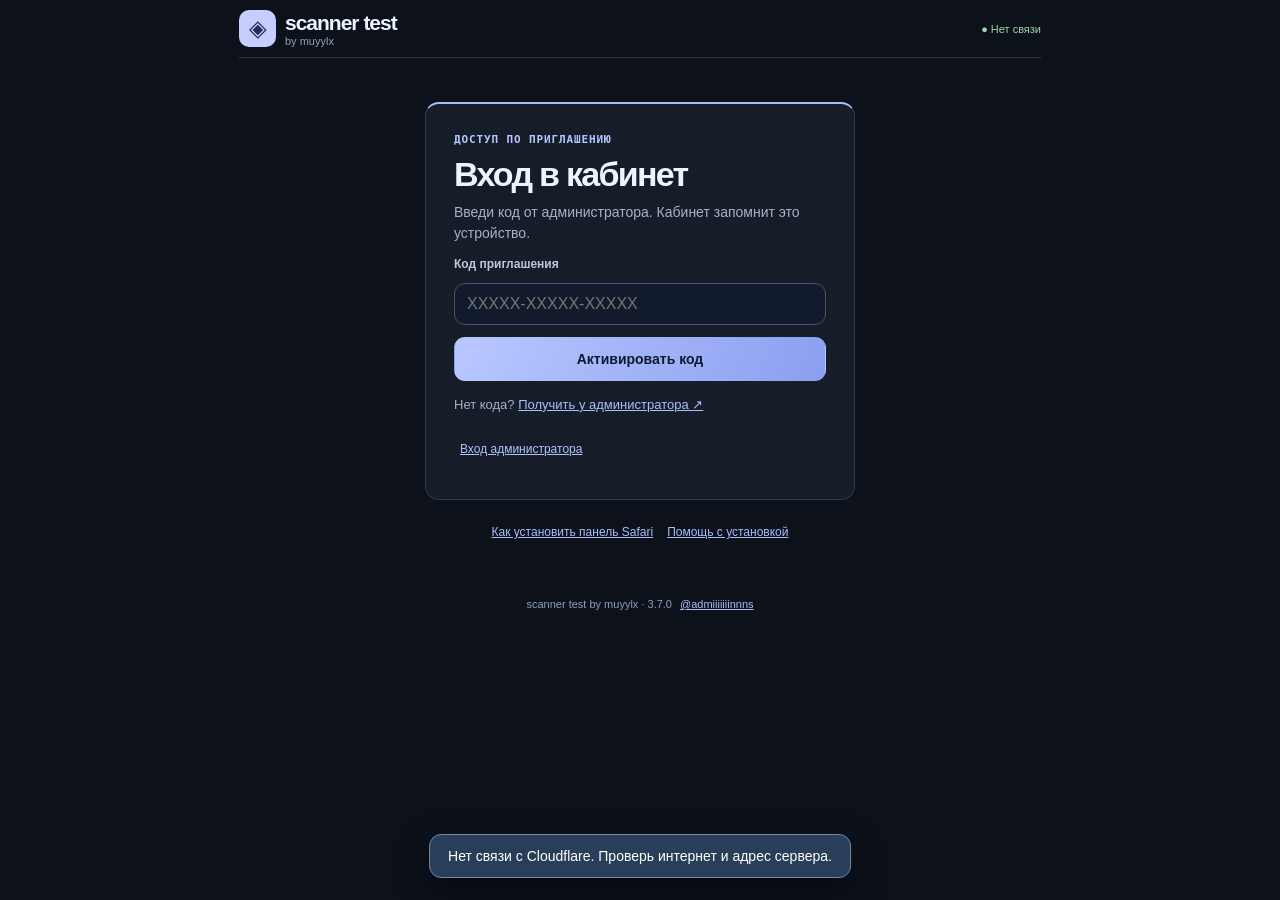
<file: index.html>
<!doctype html><html lang="ru"><head>
<meta charset="utf-8"><meta name="viewport" content="width=device-width, initial-scale=1, viewport-fit=cover"><meta name="theme-color" content="#101827">
<meta name="description" content="scanner test by muyylx — закрытый учебный помощник"><title>scanner test by muyylx</title>
<link rel="manifest" href="./manifest.webmanifest"><link rel="stylesheet" href="./styles.css?v=3202"></head><body>
<div class="wrap">
<header class="top"><a class="logo" href="./index.html"><span class="brandicon">◈</span><span><b>scanner test</b><small>by muyylx</small></span></a><div class="topright"><span id="status" class="online">Подключаем…</span><button id="logout" class="link hidden">Выйти</button></div></header>
<div id="announcement" class="announce hidden"></div>
<div id="loading" class="center">Проверяем соединение…</div>
<div id="auth" class="auth hidden">
 <div class="card authcard"><div class="eyebrow">Доступ по приглашению</div><h1>Вход в кабинет</h1><p class="muted">Введи код от администратора. Кабинет запомнит это устройство.</p>
  <form id="inviteForm" class="stack"><label for="invite">Код приглашения</label><input id="invite" required autocomplete="off" maxlength="24" placeholder="XXXXX-XXXXX-XXXXX"><button class="primary" type="submit">Активировать код</button></form>
  <p class="muted help">Нет кода? <a href="https://t.me/admiiiiiiinnns" target="_blank" rel="noopener noreferrer">Получить у администратора ↗</a></p>
  <button class="textbutton" id="adminLoginToggle">Вход администратора</button>
  <form id="adminLoginForm" class="stack hidden"><label>Логин администратора<input id="adminLogin" autocomplete="username" required></label><label>Пароль<input id="adminPass" type="password" autocomplete="current-password" required></label><button class="secondary" type="submit">Войти</button></form>
  <form id="setupForm" class="stack hidden"><h3>Создание первого администратора</h3><label>Имя<input id="setupName" minlength="2" required></label><label>Логин<input id="setupLogin" minlength="4" required></label><label>Надёжный пароль<input id="setupPass" type="password" minlength="12" required></label><label>SETUP_SECRET<input id="setupSecret" type="password" required></label><button class="primary" type="submit">Создать администратора</button></form>
  <p id="authError" class="error hidden"></p>
 </div>
 <div class="outside"><a href="./install.html">Как установить панель Safari</a><a href="https://t.me/admiiiiiiinnns" target="_blank" rel="noopener noreferrer">Помощь с установкой</a></div>
</div>
<div id="blockedInfo" class="warning hidden"><b>Доступ к ИИ отключён администратором.</b> Чат поддержки остаётся доступным.</div>
<section id="maintenance" class="card hidden"><h2>🛠 Технические работы</h2><p id="maintenanceText"></p><p class="muted">Ваш аккаунт сохранён. Поддержка остаётся доступной.</p></section>
<div id="application" class="hidden">
 <section class="profile card"><div class="identity"><div id="avatar" class="avatar">S</div><div><span class="eyebrow">Личный кабинет</span><h1 id="userName">Пользователь</h1><p id="userRole" class="muted">Участник</p></div></div>
 <div class="quota"><span>Доступно сегодня</span><strong id="remaining">—</strong><small id="limitNote">Личный лимит</small></div></section>
 <nav class="nav" aria-label="Разделы"><button data-screen="home" class="active">Главная</button><button data-screen="install">Установка</button><button data-screen="bonus">Бонусы</button><button data-screen="support">Поддержка <i id="unread" class="unread hidden"></i></button><button data-screen="bugs">Ошибки</button><button data-screen="admin" class="hidden" id="adminTab">Управление</button></nav>
 <div id="page-home" class="page">
  <section class="launch card"><span class="scanmark" aria-hidden="true"></span><h2>Разобрать задание</h2><p>Введи вопрос или прикрепи фото. Чтобы читать задания прямо на странице теста, открой панель через закладку Safari.</p><a class="primary button" href="./panel.html?v=3700">Открыть решатель</a> <a class="button outline" href="./install.html">Установить панель Safari</a></section>
  <div class="quick card">
   <button data-goto="bonus">Бонусный банк <span aria-hidden="true">›</span></button>
   <button data-goto="support">Написать администратору <span aria-hidden="true">›</span></button>
   <button data-goto="bugs">Сообщить об ошибке <span aria-hidden="true">›</span></button>
  </div>
  <details class="activity card"><summary>Уведомления <span id="noticeCount">—</span></summary><div id="noticeList"></div><button id="markRead" class="outline" hidden>Отметить прочитанными</button></details>
 </div>
 <div id="page-install" class="page hidden"><div class="card compact"><h2>Установка и запуск</h2><p class="muted">Короткая инструкция с мини-иллюстрациями для Safari.</p><a href="./install.html" class="primary button">Открыть инструкцию</a></div><div class="card compact"><h3>Как пользоваться после установки</h3><p>Открой учебный сайт → Закладки Safari → <b>scanner test</b>. Панель появится поверх страницы.</p><p class="muted">Если вопрос на картинке, прикрепи скриншот через скрепку в панели.</p></div></div>
 <div id="page-bonus" class="page hidden"><div class="card"><div class="head"><h2>Бонусный банк</h2><span class="tag">Не сгорают</span></div><div id="bank" class="huge">0</div><p class="muted">Доступно для распределения. За подтверждённый баг можно получить +10 вопросов.</p><form id="allocateForm" class="fields"><label>Дата (Киев)<input type="date" id="bonusDate" required></label><label>Количество<input type="number" id="bonusAmount" min="1" max="10000" value="1" required></label><button class="primary" type="submit">Назначить на день</button></form></div><div class="card"><h3>Запланированные бонусы</h3><div id="scheduled" class="list"></div><p class="muted tiny">Непотраченные вопросы можно вернуть обратно в банк. Остаток возвращается автоматически после окончания выбранного дня.</p></div></div>
 <div id="page-support" class="page hidden"><div class="card"><div class="head"><h2>Поддержка</h2><span class="tag">Личный чат</span></div><p class="muted">Здесь можно задать вопрос или сообщить о проблеме. Сообщения нельзя удалять.</p><div id="chatList" class="list hidden"></div><div id="chatThread" class="chat"></div><form id="chatForm" class="stack"><label>Сообщение<textarea id="chatText" rows="3" maxlength="2000" placeholder="Напиши сообщение…"></textarea></label><label class="file">📎 Прикрепить изображение (необязательно)<input id="chatImage" type="file" accept="image/*"></label><button class="primary" type="submit">Отправить</button></form><p id="chatTarget" class="muted tiny"></p><button class="textbutton" id="enableNotifications">Разрешить уведомления при открытом сайте</button></div></div>
 <div id="page-bugs" class="page hidden"><div class="card"><h2>Сообщить об ошибке</h2><p class="muted">За <b>новую подтверждённую</b> ошибку +10 бонусных вопросов. Повторные сообщения об уже известном баге не вознаграждаются.</p><form id="bugForm" class="stack"><label>Тип проблемы<select name="category"><option value="technical">Техническая ошибка</option><option value="answer">Неправильный ответ ИИ</option></select></label><label>Что произошло<textarea name="description" minlength="10" maxlength="1800" required placeholder="Какая кнопка, что ожидалось, что случилось?"></textarea></label><label class="file required">📷 Скриншот ошибки обязателен<input id="bugImage" type="file" accept="image/*" required></label><button class="primary">Отправить на проверку</button></form></div><div class="card"><h3>Мои жалобы</h3><div id="myBugs" class="list"></div></div></div>
 <div id="page-admin" class="page hidden"><div class="card"><div class="head"><h2>Администратор</h2><button class="outline tinybutton" id="refreshAdmin">Обновить</button></div><p class="muted">Пользователи, индивидуальные лимиты, приглашения и техработы.</p><div id="adminStats" class="muted tiny"></div></div>
 <div class="card"><h3>Создать именное приглашение</h3><form id="inviteAdminForm" class="fields"><label>Имя<input id="inviteName" minlength="2" maxlength="50" placeholder="Милана" required></label><label>Вопросов/день<input id="inviteLimit" type="number" value="30" min="1" max="10000" required></label><button class="primary">Создать одноразовый код</button></form><div id="newInvite" class="newcode hidden"><b id="newInviteValue"></b><button class="outline tinybutton" id="copyInvite" type="button">Скопировать</button></div></div>
 <div class="card"><h3>Пользователи</h3><div id="adminUsers" class="list"></div></div>
 <div class="card"><h3>Чаты с учениками</h3><div id="adminChats" class="list"></div></div>
 <div class="card"><h3>Баг-репорты</h3><div id="adminBugs" class="list"></div></div>
 <div class="card"><h3>Технические работы и объявления</h3><form id="adminSettingsForm" class="stack"><label class="check"><input type="checkbox" id="maint"> Включить технические работы</label><label>Сообщение во время работ<textarea id="maintText" maxlength="450" required></textarea></label><label>Обычное объявление<textarea id="announceText" maxlength="300"></textarea></label><button class="primary">Сохранить настройки</button></form></div>
 </div>
</div>
<footer>scanner test by muyylx · 3.7.0 <a href="https://t.me/admiiiiiiinnns" target="_blank" rel="noopener noreferrer">@admiiiiiiinnns</a></footer>
</div>
<div id="toast" class="toast hidden" role="status" aria-live="polite"></div>
<script src="./config.js?v=3202"></script><script src="./app.js?v=3300" defer></script>
</body></html>
</file>
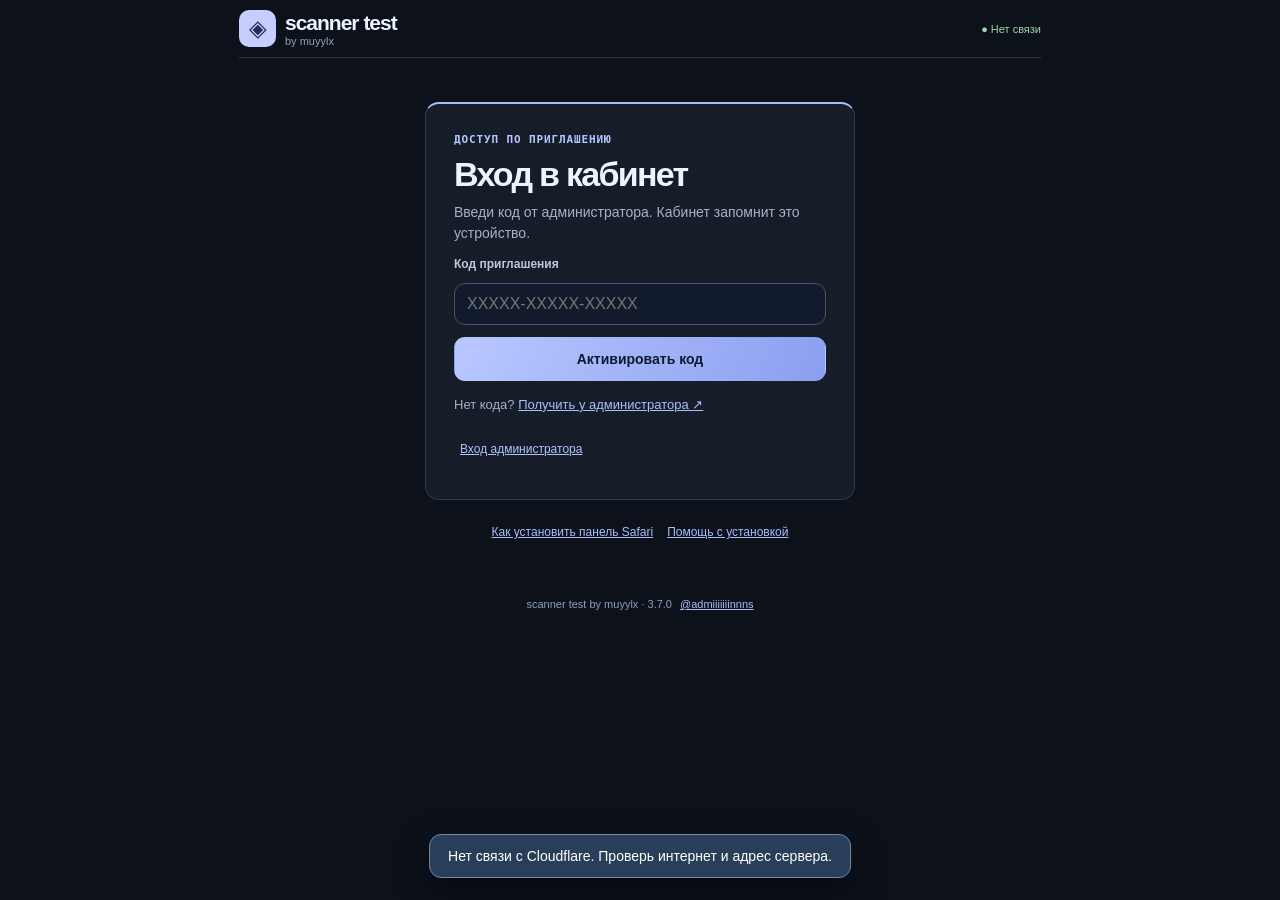
<file: admin.html>
<!doctype html><html lang="ru"><meta charset="utf-8"><meta http-equiv="refresh" content="0;url=./index.html#admin"><title>scanner test by muyylx</title><a href="./index.html#admin">Открыть Super Admin</a></html>
</file>
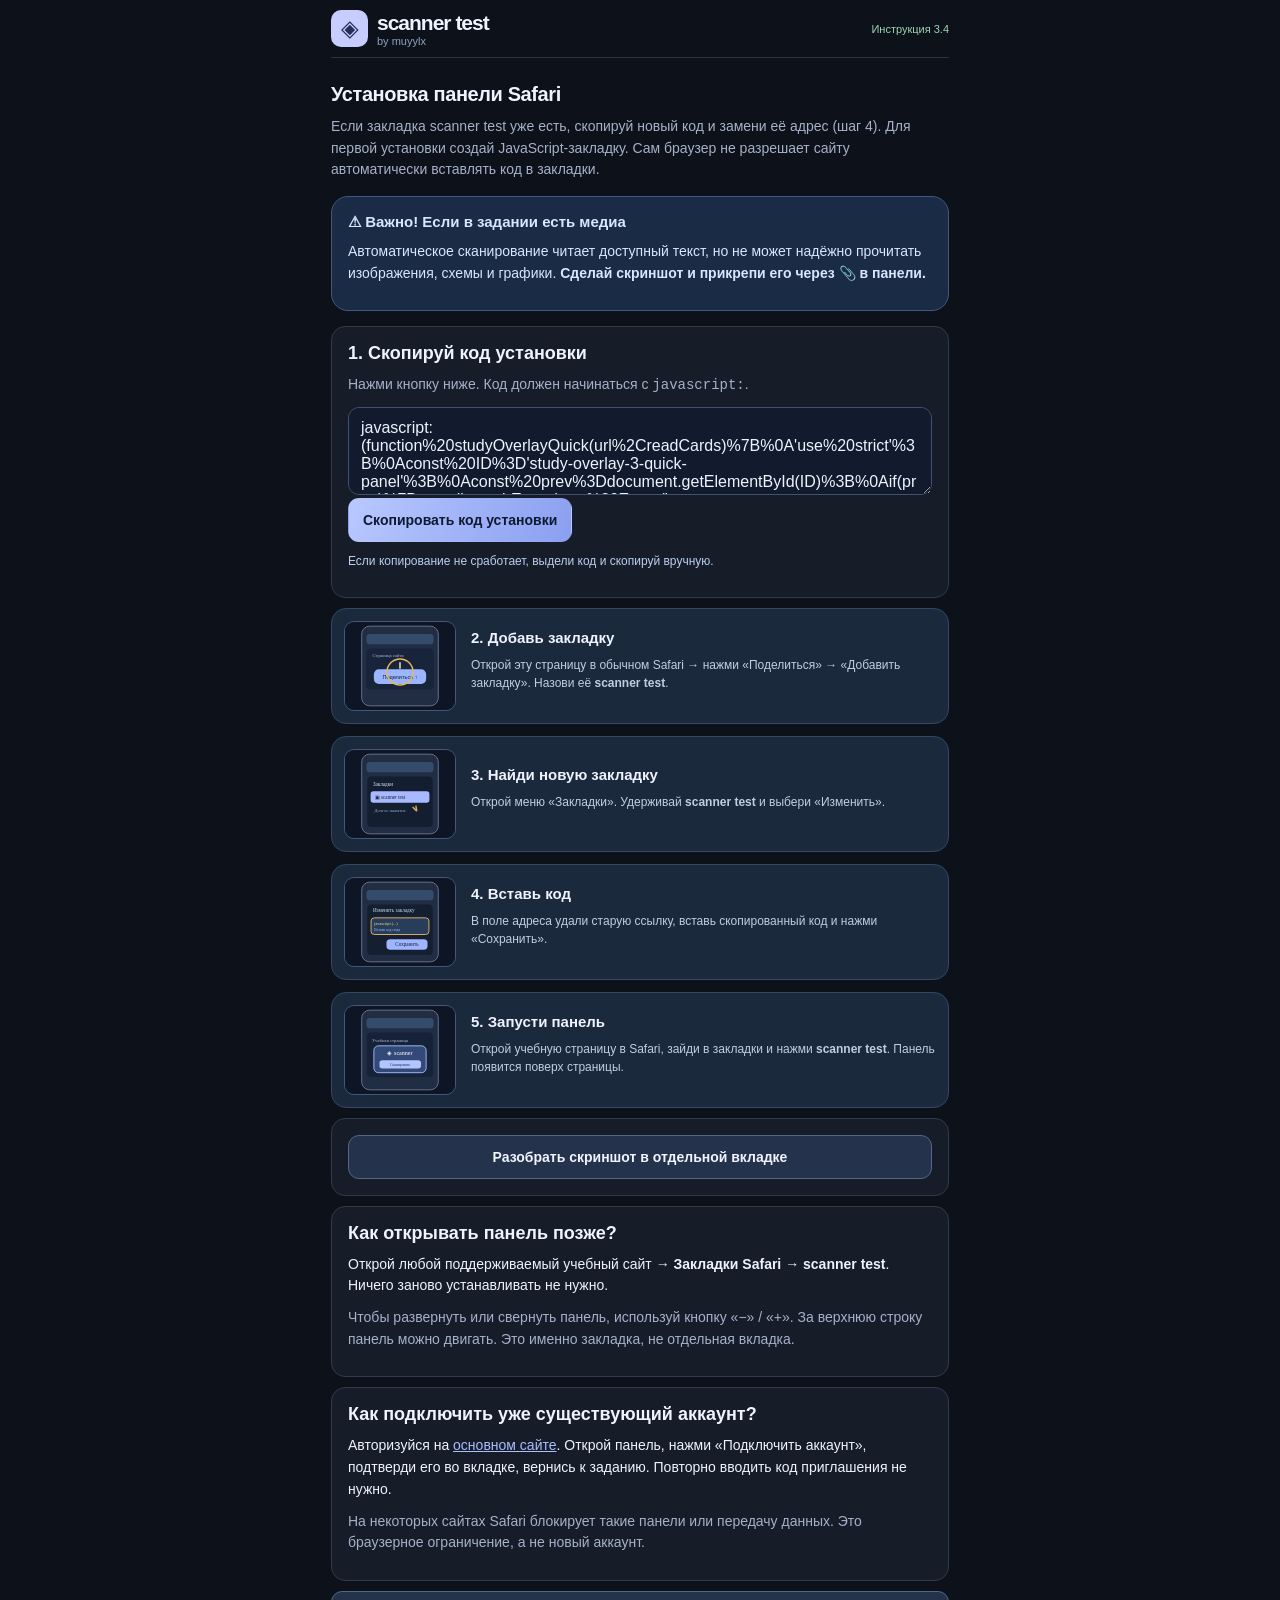
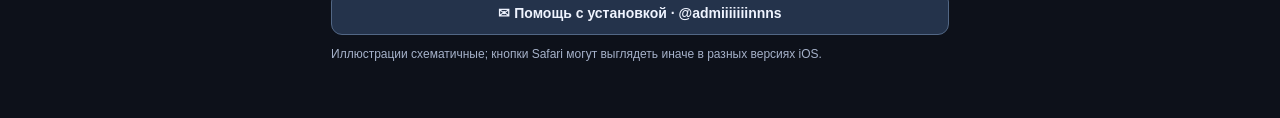
<file: install.html>
<!doctype html><html lang="ru"><head><meta charset="utf-8"><meta name="viewport" content="width=device-width, initial-scale=1,viewport-fit=cover"><title>Установка · scanner test by muyylx</title>
<link rel="stylesheet" href="./styles.css?v=3201"><style>.installwrap{max-width:650px;margin:auto;padding:0 16px 45px}.intro{margin:25px 0 15px}.steps{display:grid;gap:12px}.step{display:grid;grid-template-columns:112px 1fr;gap:15px;align-items:center;background:#1b293c;border:1px solid #354761;border-radius:15px;padding:12px}.step img{width:112px;height:90px;object-fit:cover;border-radius:10px;border:1px solid #445776}.step h3{margin:0 0 7px}.step p{font-size:12px;color:#c0cee2}.installwrap textarea{width:100%;height:88px;font-size:10px;overflow-wrap:anywhere}.installwrap p{margin:10px 0}.installwrap a.button{display:flex}.copy-status{font-size:12px;color:#b9cfed;margin-top:8px}@media(max-width:430px){.step{grid-template-columns:90px 1fr;gap:10px}.step img{width:90px;height:80px}}</style></head><body><main class="installwrap">
<header class="top"><a class="logo" href="./index.html"><span class="brandicon">◈</span><span><b>scanner test</b><small>by muyylx</small></span></a><span class="online">Инструкция 3.4</span></header>
<div class="intro"><h1>Установка панели Safari</h1><p class="muted">Если закладка scanner test уже есть, скопируй новый код и замени её адрес (шаг 4). Для первой установки создай JavaScript-закладку. Сам браузер не разрешает сайту автоматически вставлять код в закладки.</p></div>
<div class="warning"><strong>⚠ Важно! Если в задании есть медиа</strong><p>Автоматическое сканирование читает доступный текст, но не может надёжно прочитать изображения, схемы и графики. <b>Сделай скриншот и прикрепи его через 📎 в панели.</b></p></div>
<div class="card"><h2>1. Скопируй код установки</h2><p class="muted">Нажми кнопку ниже. Код должен начинаться с <code>javascript:</code>.</p><textarea id="code" readonly aria-label="JavaScript-код закладки"></textarea><button class="primary" id="copy" type="button">Скопировать код установки</button><p class="copy-status" id="copyStatus">Если копирование не сработает, выдели код и скопируй вручную.</p></div>
<div class="steps"><div class="step"><img src="./guide-share.svg" alt="Схема кнопки Поделиться"><div><h3>2. Добавь закладку</h3><p>Открой эту страницу в обычном Safari → нажми «Поделиться» → «Добавить закладку». Назови её <b>scanner test</b>.</p></div></div>
<div class="step"><img src="./guide-bookmark.svg" alt="Схема списка закладок"><div><h3>3. Найди новую закладку</h3><p>Открой меню «Закладки». Удерживай <b>scanner test</b> и выбери «Изменить».</p></div></div>
<div class="step"><img src="./guide-edit.svg" alt="Схема редактирования адреса закладки"><div><h3>4. Вставь код</h3><p>В поле адреса удали старую ссылку, вставь скопированный код и нажми «Сохранить».</p></div></div>
<div class="step"><img src="./guide-launch.svg" alt="Схема запуска панели на учебном сайте"><div><h3>5. Запусти панель</h3><p>Открой учебную страницу в Safari, зайди в закладки и нажми <b>scanner test</b>. Панель появится поверх страницы.</p></div></div></div>
<div class="card"><a href="./panel.html" class="button outline">Разобрать скриншот в отдельной вкладке</a></div><div class="card"><h2>Как открывать панель позже?</h2><p>Открой любой поддерживаемый учебный сайт → <b>Закладки Safari → scanner test</b>. Ничего заново устанавливать не нужно.</p><p class="muted">Чтобы развернуть или свернуть панель, используй кнопку «−» / «+». За верхнюю строку панель можно двигать. Это именно закладка, не отдельная вкладка.</p></div>
<div class="card"><h2>Как подключить уже существующий аккаунт?</h2><p>Авторизуйся на <a href="./index.html">основном сайте</a>. Открой панель, нажми «Подключить аккаунт», подтверди его во вкладке, вернись к заданию. Повторно вводить код приглашения не нужно.</p><p class="muted">На некоторых сайтах Safari блокирует такие панели или передачу данных. Это браузерное ограничение, а не новый аккаунт.</p></div>
<a class="outline button" href="https://t.me/admiiiiiiinnns" target="_blank" rel="noopener noreferrer">✉ Помощь с установкой · @admiiiiiiinnns</a>
<p class="muted tiny">Иллюстрации схематичные; кнопки Safari могут выглядеть иначе в разных версиях iOS.</p>
</main><script src="./reader.js?v=3700"></script><script>
function studyOverlayQuick(url,readCards){
'use strict';
const ID='study-overlay-3-quick-panel';
const prev=document.getElementById(ID);
if(prev){prev.dispatchEvent(new Event('scanner-close'));return;}
document.getElementById('study-overlay-3-container')?.remove();
const h=document.createElement('div');h.id=ID;
h.style.cssText='position:fixed!important;top:60px!important;left:8px!important;width:min(360px,calc(100vw - 16px))!important;z-index:2147483647!important;max-width:none!important;max-height:none!important;';
const s=h.attachShadow({mode:'open'});
s.innerHTML=`<style>
*{box-sizing:border-box} .bar{display:flex;align-items:center;gap:7px;height:46px;padding:5px 7px;border-radius:13px 13px 0 0;background:#18243b;color:#eef3ff;font:600 13px system-ui,-apple-system,sans-serif;box-shadow:0 3px 18px #0008;touch-action:none;user-select:none;cursor:grab}
.brand{flex:1;white-space:nowrap;overflow:hidden;text-overflow:ellipsis}.logo{display:grid;place-items:center;background:#a5bbff;color:#13203b;border-radius:8px;width:29px;height:29px;font-weight:900;font-size:18px}
button,a.action{all:unset;display:grid;place-items:center;border:1px solid #4e6487;border-radius:8px;height:38px;min-width:40px;color:#fff;background:#30415e;font:700 17px system-ui;cursor:pointer;text-decoration:none}iframe{display:block;width:100%;height:min(440px,65vh);border:1px solid #344969;border-top:0;border-radius:0 0 13px 13px;background:#111a29;box-shadow:0 15px 30px #0009}.hidden{display:none!important}.bar.folded{border-radius:13px}.bar.folded .brand{display:none}
</style><div class="bar"><span class="logo">S</span><span class="brand">scanner test</span><button class="fold" aria-label="Свернуть">−</button><button class="close" aria-label="Закрыть">×</button></div><iframe title="scanner test by muyylx" referrerpolicy="no-referrer" loading="eager"></iframe>`;
const bar=s.querySelector('.bar'),frame=s.querySelector('iframe'),fold=s.querySelector('.fold');
const panelURL=new URL(url);panelURL.searchParams.set('host',location.origin);frame.src=panelURL.href;
function shrink(){const closed=frame.classList.toggle('hidden');bar.classList.toggle('folded',closed);fallback.hidden=closed;fold.textContent=closed?'+':'−';h.style.setProperty('width',closed?'132px':'min(360px,calc(100vw - 16px))','important');place();}
fold.addEventListener('click',e=>{e.stopPropagation();shrink();});
function close(){clearTimeout(timer);removeEventListener('message',onMsg);h.remove();}
h.addEventListener('scanner-close',close);
s.querySelector('.close').addEventListener('click',close);
let start=null;
function place(){const w=h.getBoundingClientRect().width||132;const x=Math.max(2,Math.min(parseFloat(h.style.left)||8,innerWidth-w-2));const y=Math.max(2,Math.min(parseFloat(h.style.top)||60,innerHeight-44));h.style.setProperty('left',x+'px','important');h.style.setProperty('top',y+'px','important');}
bar.addEventListener('pointerdown',e=>{if(e.target.closest('button,a'))return;start={x:e.clientX,y:e.clientY,left:parseFloat(h.style.left)||8,top:parseFloat(h.style.top)||60};try{bar.setPointerCapture(e.pointerId);}catch{}e.preventDefault();});
bar.addEventListener('pointermove',e=>{if(!start)return;h.style.setProperty('left',start.left+e.clientX-start.x+'px','important');h.style.setProperty('top',start.top+e.clientY-start.y+'px','important');place();});
bar.addEventListener('pointerup',()=>{start=null;});bar.addEventListener('pointercancel',()=>{start=null;});
function visible(el){if(!el||!el.getClientRects().length)return false;const r=el.getBoundingClientRect(),v=getComputedStyle(el);return r.top<innerHeight&&r.bottom>0&&r.left<innerWidth&&r.right>0&&v.display!=='none'&&v.visibility!=='hidden'&&!!el.closest('body');}
function readTopic(){
  const brand=/^(?:на\s*урок|naurok(?:\.com)?(?:\.ua)?|google forms|google форми|kahoot!?|quizizz|wayground|moodle|онлайн[- ]тест(?:ування)?|тестування|тест|тест на урок|виконання тесту|проходження тесту|тестування учнів|вхід|quiz|join a game|test|untitled form|без названия|без назви)$/iu;
  function usable(raw){
    const text=String(raw||'').replace(/\s+/gu,' ').trim().replace(/\s*[|｜]\s*Тест (?:з|із|зі|по) .{1,100}?[–—-]\s*[«"“]?На Урок[»"”]?$/iu,'');
    if(text.length<3 || text.length>220)return '';
    const chunks=text.split(/\s*[|｜]\s*|\s+[–—-]\s+/u);
    const generic=v=>brand.test(v)||/^(?:тести? онлайн|онлайн[- ]тести|онлайн[- ]тестування|проходження тесту|тестування)(?:\s+(?:на|від))?\s*[«"“]?на\s*урок[»"”]?$/iu.test(v)||/^(?:виконати|пройти|почати|начать|пройти) тест|^(?:тестування онлайн|онлайн тестування|тести онлайн|онлайн[- ]тести|тести|тесты|гра|результати тесту|kahoot! play|google форми|google формы|test your knowledge)$/iu.test(v);
    const parts=chunks.filter(v=>!generic(v));
    const name=parts.join(' — ').replace(/^(?:тема(?: тест[ау])?|назва тесту|название теста|quiz title)\s*[:：]\s*/iu,'').trim();
    if(!name||generic(name)||name.length>180||/^(?:питання|запитання|вопрос|question)\s*(?:№|#)?\s*\d|[?？]$|^\d+\s*\/\s*\d+$|https?:\/\//iu.test(name))return '';
    return /[\p{L}]/u.test(name)?name:'';
  }
  for(const el of document.querySelectorAll('[data-quiz-title],[data-test-title],.quiz-title,.test-title,[data-testid="quiz-title"],[data-testid="test-title"],[itemprop="educationalAlignment"] [itemprop="targetName"]')){
    const t=usable(el.getAttribute('data-quiz-title')||el.getAttribute('data-test-title')||el.textContent);if(t)return t;
  }
  for(const el of document.querySelectorAll('h1,h2,h3,legend')){
    const raw=el.innerText||'';
    if(!el.closest('[hidden],[aria-hidden=true]')&&/^(?:тема(?: тест[ау])?|назва тесту|название теста|quiz title)\s*[:：]/iu.test(raw.trim())){
      const t=usable(raw);if(t)return t;
    }
  }
  for(const raw of [document.querySelector('meta[property="og:title"]')?.content,document.title]){
    const t=usable(raw);if(t)return t;
  }
  for(const el of document.querySelectorAll('main h1,article h1,[role=main] h1')){
    if(el.closest('fieldset,[data-question-id],[class*="question"],[aria-hidden=true],[hidden]'))continue;
    const raw=(el.innerText||'').trim();
    if(/^(?:обери|вибери|визнач|розв|назви|укаж|вкаж|choose|select|выберите|обчисл|сколько)/iu.test(raw))continue;
    const t=usable(raw);if(t)return t;
  }
  return '';
}
function pageLesson(){
  const meta={subject:'',author:''};
  for(const [key,selector] of [['subject','[data-quiz-subject],[data-test-subject],meta[itemprop="educationalSubject"]'],['author','[data-work-author],[itemprop="workExample"] [itemprop="author"]']]){
    const el=document.querySelector(selector);
    if(el)meta[key]=String(el.dataset?.quizSubject||el.dataset?.testSubject||el.dataset?.workAuthor||el.content||el.textContent||'').trim().slice(0,85);
  }
  if(!meta.subject){const title=document.title||'';meta.subject=title.match(/(?:тест (?:з|із|по) )([^–—|]{3,65})/iu)?.[1]?.trim()||'';}
  return meta;
}
function pageTopic(){try{return readTopic();}catch{return '';}}
function read(){const selected=String(getSelection()?.toString()||'').trim();if(selected.length>2)return selected.slice(0,6500);const seen=new Set(),qs=[],as=[],groups=new Set();
for(const el of document.querySelectorAll('[data-testid*="question"],[class*="question-title"],[class*="questionTitle"],[class*="question-text"],[id*="question"],h1,h2,legend')){if(qs.length>=3)break;if(!visible(el)||el.closest('nav,header,footer,aside'))continue;if(el.querySelector('math,.katex,mjx-container,sup,sub,img,svg,canvas'))return '';const t=String(el.innerText||el.textContent||'').replace(/\s+/g,' ').trim();if(el.matches('h1,h2')&&!el.closest('[class*="question"],[id*="question"],[data-testid*="question"]')&&!/^\s*[-+(\d][\d\s(),.+/−–—-]*[+−–—-]\s*[-(\d][\d\s(),.+/−–—-]*$/.test(t)&&!/[?？=]|підрядн|сполучн|виділене слово|обчисл|вибер|визнач|укаж|вкаж|оберіть|обери|познач|установ|встанов|розташ|зістав|зазнач|назвіть|определи|укажи|укажите|сопостав|перечисл|сколько|найди|выбер|назови|calculate|which|choose/i.test(t))continue;if(t.length<3||t.length>1000||seen.has(t))continue;seen.add(t);qs.push(t);const group=el.closest("fieldset");if(group)groups.add(group);}
for(const el of document.querySelectorAll('[data-testid*="answer"],[class*="answer-option"],button,[role="button"],[role="radio"],[role="checkbox"],label')){if(el.matches('label')&&!el.control?.matches('input[type="radio"],input[type="checkbox"]'))continue;if(as.length>=32)return '';const isOption=el.matches('[data-testid*="answer"],[class*="answer-option"],[role="radio"],[role="checkbox"],label');
const box=el.getBoundingClientRect?.();
const below=isOption&&box&&box.top>=innerHeight&&box.width>0&&box.height>0&&box.left<innerWidth&&box.right>0&&getComputedStyle(el).visibility==='visible'&&!el.closest('[hidden],[aria-hidden="true"]')&&groups.has(el.closest('fieldset'));
if((!visible(el)&&!below)||el.closest('header,nav,footer,aside,[role=toolbar]'))continue;if(el.matches('[data-testid*="answer"],[class*="answer-option"]')&&el.querySelector('math,.katex,mjx-container,sup,sub,img,canvas'))return '';const t=String(el.innerText||el.textContent||'').replace(/\s+/g,' ').trim();if(!t||t.length>1000||seen.has(t)||/^(next|back|submit|join|skip|help|play|login|settings|далее|назад|готово|завершити|дислексія|завершить|дислексия|далі|наступне|налаштування)$/i.test(t))continue;seen.add(t);
const needsMarks=qs.some(q=>/виділен|підкреслен|выделен|подчеркнут/i.test(q));
const marks=needsMarks?Array.from(el.querySelectorAll('strong,b,u,mark,em,i')).filter(n=>visible(n)).map(n=>n.innerText.trim()).filter(w=>w&&w.length<80&&!/^[A-HА-Д]$/.test(w)):[];
as.push(marks.length?t+' [виділено: '+[...new Set(marks)].join(', ')+']':t);}
if(qs.length)return('Вопрос (проверь текст):\n'+qs.join('\n')+(as.length?'\nВарианты:\n'+as.join('\n'):'' )).slice(0,6500);
return '';}
const origin=new URL(url).origin;
const fallback=document.createElement('div');
fallback.style.cssText='padding:12px;color:#eef3ff;background:#18243b;font:14px system-ui;';
fallback.textContent='Панель не загрузилась. Сделай скриншот вопроса и ';
const link=document.createElement('a');link.textContent='открой разбор фото';link.href=url;link.target='_blank';link.rel='noopener noreferrer';link.style.color='#b6caff';fallback.append(link);
const timer=setTimeout(()=>{s.append(fallback);frame.hidden=true;frame.style.display='none';},8000);

function diagram(cards){
 if(cards.length>1)return '';
 const nodes=[...document.querySelectorAll('main img,main canvas,article img,article canvas,[role=main] img,[role=main] canvas,.que img,.que canvas')].filter(el=>visible(el)&&!el.closest('header,nav,footer')&&el.getBoundingClientRect().width>=48);
 if(!nodes.length||nodes.length>8)return '';
 const grid=document.createElement('canvas');grid.width=800;grid.height=nodes.length*300;
 const ctx=grid.getContext('2d');ctx.fillStyle='white';ctx.fillRect(0,0,grid.width,grid.height);
 for(const [i,el] of nodes.entries()){
 const r=el.getBoundingClientRect(),scale=Math.min(790/r.width,265/r.height);
 const option=el.closest('label,[role=radio],[role=checkbox],.answer-option');
 ctx.fillStyle='black';ctx.font='20px sans-serif';ctx.fillText((option?.innerText||'Иллюстрация '+(i+1)).trim().slice(0,60),5,i*300+22);
 ctx.drawImage(el,5,i*300+28,r.width*scale,r.height*scale);
 }const data=grid.toDataURL('image/jpeg',0.78);return data.length<=1450000?data:'';
}
const onMsg=e=>{if(!h.isConnected){removeEventListener('message',onMsg);return;}if(e.source!==frame.contentWindow||e.origin!==origin||!e.data)return;if(e.data.type==='STUDY_PANEL_READY'){clearTimeout(timer);fallback.remove();frame.style.display='';frame.hidden=false;frame.contentWindow.postMessage({type:'STUDY_OVERLAY_TOPIC',topic:pageTopic()},origin);}if(e.data.type==='STUDY_OVERLAY_READ_PAGE'){let text='',cards=[],issue='';
 try{
   const selection=String(getSelection()?.toString()||'').trim();
   if(selection.length>2){
     const clean=value=>value.replace(/\s+/gu,' ').trim().toLowerCase();
     const needle=clean(selection);
     const matches=readCards(document,visible).cards.filter(card=>clean(card.text).includes(needle));
     if(matches.length===1){cards=matches;text=matches[0].text;}
     else text=selection.slice(0,6500);
   }
   else {
     const found=readCards(document,visible);cards=found.cards;
     if(!found.recognized)text=read();
     else if(!cards.length)issue='Прокрути страницу до нужного вопроса и нажми «Просканировать экран».';
     if(cards.length===1)text=cards[0].text;
   }
 }catch{issue='Не удалось прочитать разметку. Выдели вопрос или прикрепи снимок.';}
 let diagramData='';try{if(e.data.includeDiagram)diagramData=diagram(cards);}catch{}
 if(diagramData&&cards.length===1&&!cards[0].text){cards[0].text=read()||cards[0].title;}
 frame.contentWindow.postMessage({type:'STUDY_OVERLAY_PAGE_TEXT',text,cards,diagramData,issue,topic:pageTopic(),...pageLesson()},origin);}else if(e.data.type==='STUDY_OVERLAY_HIDE_PANEL'&&!frame.classList.contains('hidden'))shrink();};
addEventListener('message',onMsg);
(document.body||document.documentElement).appendChild(h);place();
}

const site='https://muyylx.github.io/study-overlay/panel.html?v=3700';
const code='javascript:'+encodeURIComponent('('+studyOverlayQuick.toString()+')('+JSON.stringify(site)+','+window.studyReadCards.toString()+');');
document.getElementById('code').value=code;
document.getElementById('copy').addEventListener('click',async()=>{try{await navigator.clipboard.writeText(code);document.getElementById('copyStatus').textContent='✅ Код скопирован. Теперь вставь его в адрес закладки.';}catch{const ta=document.getElementById('code');ta.focus();ta.select();document.getElementById('copyStatus').textContent='Выделено: нажми «Копировать» в меню Safari.';}});
</script></body></html>
</file>
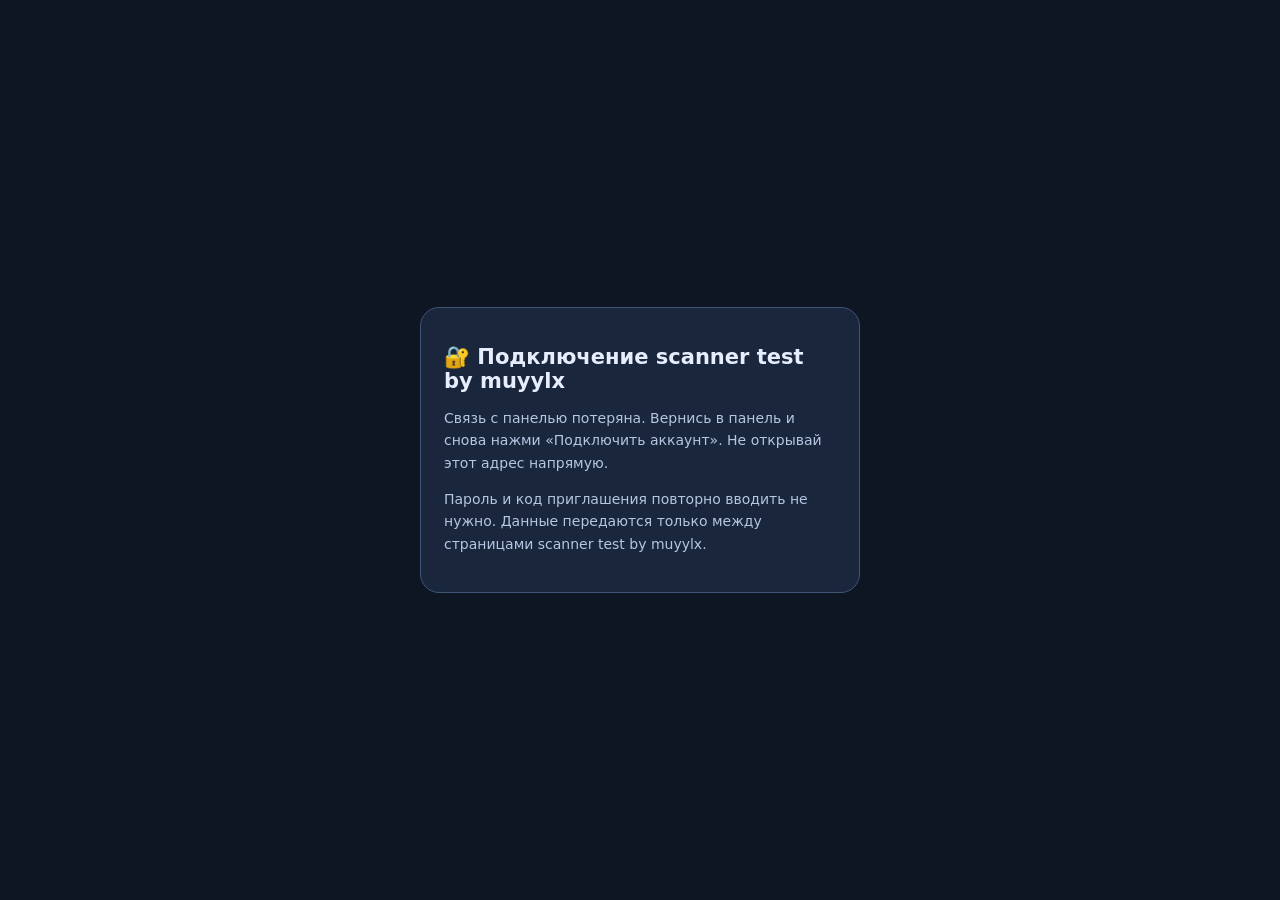
<file: panel-connect.html>
<!doctype html><html lang="ru"><head><meta charset="utf-8"><meta name="viewport" content="width=device-width,initial-scale=1"><title>scanner test by muyylx · Подключение панели</title><style>[hidden]{display:none!important}body{margin:0;min-height:100vh;display:grid;place-items:center;background:#0e1523;color:#e6edff;font-family:-apple-system,system-ui,sans-serif}.box{width:min(440px,calc(100% - 38px));padding:23px;border:1px solid #405475;background:#1a263c;border-radius:19px;box-sizing:border-box}h1{font-size:21px}p{line-height:1.6;color:#b6c5e0;font-size:14px}button,a{display:block;width:100%;box-sizing:border-box;text-align:center;padding:13px 16px;border:0;border-radius:11px;font:700 15px system-ui;cursor:pointer;margin-top:12px}button{background:#a7baff;color:#13223d}a{border:1px solid #566c92;color:#d5e1ff;text-decoration:none}#status{font-size:14px}</style></head><body><main class="box"><h1>🔐 Подключение scanner test by muyylx</h1><p id="status">Проверяем вход на основном сайте…</p><button id="share" hidden>Подключить панель к моему аккаунту</button><a href="./index.html" id="openMain" hidden>Войти на основном сайте</a><p>Пароль и код приглашения повторно вводить не нужно. Данные передаются только между страницами scanner test by muyylx.</p></main><script src="./config.js"></script><script>
(async()=>{
 const status=document.getElementById('status'),share=document.getElementById('share'),openMain=document.getElementById('openMain');
 const nonce=new URL(location.href).searchParams.get('nonce')||'';
 let token='',device='';try{token=localStorage.getItem('study_3_token')||'';device=localStorage.getItem('study_3_device')||'';}catch{status.textContent='Safari заблокировал хранение входа. Открой сайт scanner test by muyylx в обычной вкладке Safari.';return;}
 if(!/^[a-f0-9]{32}$/.test(nonce)||!window.opener){status.textContent='Связь с панелью потеряна. Вернись в панель и снова нажми «Подключить аккаунт». Не открывай этот адрес напрямую.';return;}
 if(!/^[a-f0-9]{64}$/.test(token)||!/^[a-f0-9]{64}$/.test(device)){status.textContent='На основном сайте ещё нет действующего входа. Открой сайт, войди в аккаунт, затем повтори подключение в панели.';openMain.hidden=false;return;}
 const cfg=window.STUDY_CONFIG||{},api=String(cfg.apiBase||'').replace(/\/$/,'');
 try{const r=await fetch(api+'/me',{signal:AbortSignal.timeout(20000),headers:{'authorization':'Bearer '+token,'x-study-device':device},cache:'no-store'});if(!r.ok)throw Error('Основной вход не подтверждён');const data=await r.json();status.textContent='Найден аккаунт «'+data.user.name+'». Можно подключить его к панели.';share.hidden=false;}
 catch(e){status.textContent='Не удалось подтвердить вход. Зайди в аккаунт на основном сайте и повтори подключение.';openMain.hidden=false;return;}
 share.addEventListener('click',async()=>{
   try{share.disabled=true;
     const res=await fetch(api+'/auth/panel',{method:'POST',signal:AbortSignal.timeout(20000),headers:{authorization:'Bearer '+token,'x-study-device':device}});
     if(!res.ok)throw Error('Не удалось создать сеанс панели');
     const paired=await res.json();
     window.opener.postMessage({type:'STUDY_PANEL_CONNECT',nonce,token:paired.token,device},location.origin);status.textContent='Доступ отправлен в панель. Вернись к учебной вкладке, дождись подтверждения и закрой эту страницу.';share.hidden=true;}
   catch(e){share.disabled=false;status.textContent='Safari не передал вход. Вернись в панель и попробуй снова.';}
 });
})();
</script></body></html>
</file>
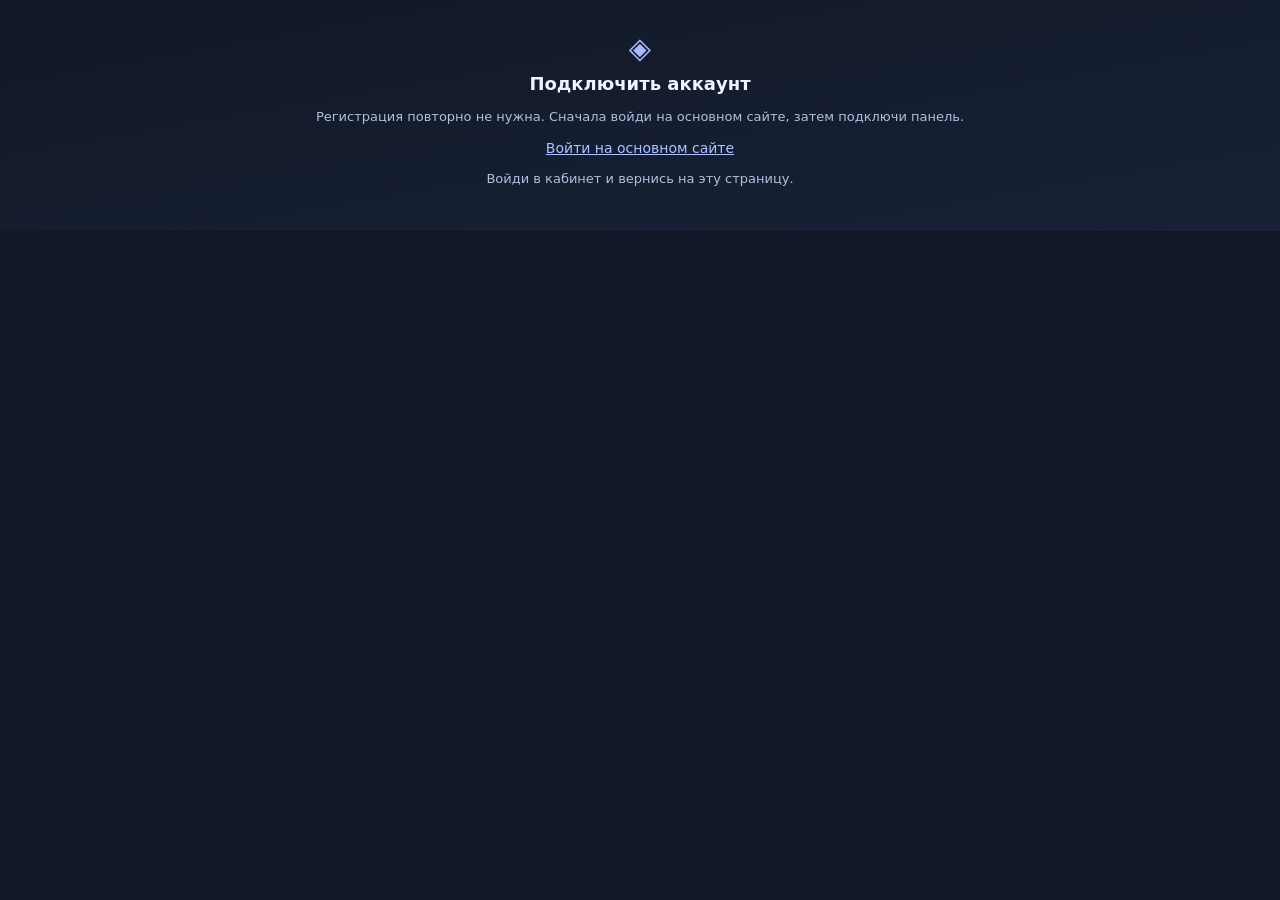
<file: panel.html>
<!doctype html>
<html lang="ru"><head><meta charset="utf-8"><meta name="viewport" content="width=device-width,initial-scale=1,viewport-fit=cover"><meta name="theme-color" content="#101827"><title>scanner test by muyylx · Панель</title><link rel="stylesheet" href="./panel.css?v=3700"></head>
<body><main class="panel" role="main">
 <section class="state" id="loginState" hidden>
  <div class="status-icon">◈</div>
  <h2>Подключить аккаунт</h2><p>Регистрация повторно не нужна. Сначала войди на основном сайте, затем подключи панель.</p>
  <button id="connect" class="btn primary">Подключить аккаунт ↗</button>
  <a href="./index.html" target="_blank" rel="noopener" class="hint-link">Войти на основном сайте</a>
  <p class="muted" id="loginHelp">Подключение подтверждается на основном сайте без второго кода приглашения.</p>
 </section>
 <section id="workState" hidden>
  <div class="profile"><span class="dot"></span><span id="who">Подключено</span><span class="quota" id="remaining"></span><button class="icon-button" id="disconnect" aria-label="Отключить панель" title="Отключить">⏏</button></div>
  <div style="display:flex;align-items:center;justify-content:space-between;gap:8px;margin-bottom:8px"><p id="topicStatus" aria-live="polite" style="margin:0 0 8px;overflow-wrap:anywhere">Тема: не найдено</p><button id="findTopic" type="button" class="tiny">Поиск темы</button></div><small id="metadataStatus" role="status" style="display:block;margin-bottom:6px"></small><small id="topicHint" role="status"></small>
  <a id="backHome" class="hint-link" href="./index.html" hidden>‹ Личный кабинет</a><div class="scan-row"><button class="scan" id="scan"><span class="scan-symbol">◎</span><span>Просканировать экран</span></button><label for="photo" class="clip" title="Прикрепить фото" aria-label="Прикрепить фото">📎</label><input type="file" accept="image/*" id="photo" hidden></div>
  <div class="preview" id="imageSection" hidden><img id="photoThumb" alt="Прикреплённый снимок"><span id="imageName"></span><button id="sendPhoto" class="tiny" hidden>Разобрать фото</button><button class="tiny" id="removePhoto" aria-label="Убрать снимок">×</button></div>
  <div id="cardPicker" class="lesson" hidden><label for="cardSelect">На экране несколько заданий</label><select id="cardSelect"></select><button id="solveCard" class="tiny" type="button">Разобрать выбранное</button></div>
  <div class="answer-head"><strong>Ответ</strong><small id="ownerRelease" hidden role="status" style="margin-left:6px;font-size:11px;color:#b8caff"></small></div>
  <small id="method" class="result-method" role="status"></small><div class="answer" id="answer" aria-live="polite">Нажми «Просканировать экран», чтобы разобрать текст задания.</div><details id="group" class="lesson" hidden><summary>Ответы участников</summary><pre id="groupText" style="white-space:pre-wrap;overflow-wrap:anywhere"></pre></details><div id="resultTools" hidden><button class="tiny" type="button" id="copyResult">Скопировать ответ</button><button class="tiny" type="button" id="recheck">Проверить заново</button></div>
  <details class="lesson" id="recent" hidden><summary>Последние ответы <span id="recentCount"></span></summary><div id="recentList"></div><button type="button" id="clearRecent" class="tiny">Очистить историю</button></details>
  <details class="lesson" id="readout" hidden><summary>Что прочитала панель</summary><pre id="readText" style="white-space:pre-wrap;overflow-wrap:anywhere"></pre><button type="button" id="editScan" class="tiny">Исправить текст</button></details><details class="lesson"><summary>Дополнительная информация</summary>
 <div class="lesson-fields"><label>Выбор ответов (не обязательно)<select id="selection"><option value="auto">Автоматически</option><option value="multiple">Несколько</option></select></label>
 <label>Класс (не обязательно)<input id="grade" maxlength="12"></label>
 <label>Предмет (не обязательно)<input id="subject" list="subjectChoices" maxlength="80"></label>
 <datalist id="subjectChoices"><option value="География"><option value="Биология"><option value="Зарубежная литература"></datalist>
 <label>Тема (не обязательно)<input id="topic" maxlength="180"></label>
 <label style="grid-column:1/-1">Отрывок из учебника (не обязательно)<textarea id="passage" rows="3" maxlength="1500" placeholder="Вставь абзац, по которому составлен вопрос"></textarea></label>
 <small>Применяется к следующим сканированиям и фото, пока открыта панель.</small>
 <button id="clearLesson" type="button" class="tiny">Очистить</button></div></details><p class="media-tip">⚠ Если задание изображено на картинке, прикрепи скриншот 📎</p>
  <details class="lesson" id="manualBox"><summary>Вставить вопрос вручную</summary><form id="manualForm" class="lesson-fields"><label style="grid-column:1/-1">Вопрос и варианты<textarea id="manualQuestion" required minlength="3" maxlength="6500" rows="3"></textarea></label><button class="tiny" type="submit">Ответить</button></form></details>
 </section>
 <div class="toast" id="toast" role="status" hidden></div>
</main><script src="./config.js"></script><script src="./units.js?v=3700" defer></script><script src="./arithmetic.js?v=3700" defer></script><script src="./panel.js?v=3700" defer></script></body></html>
</file>
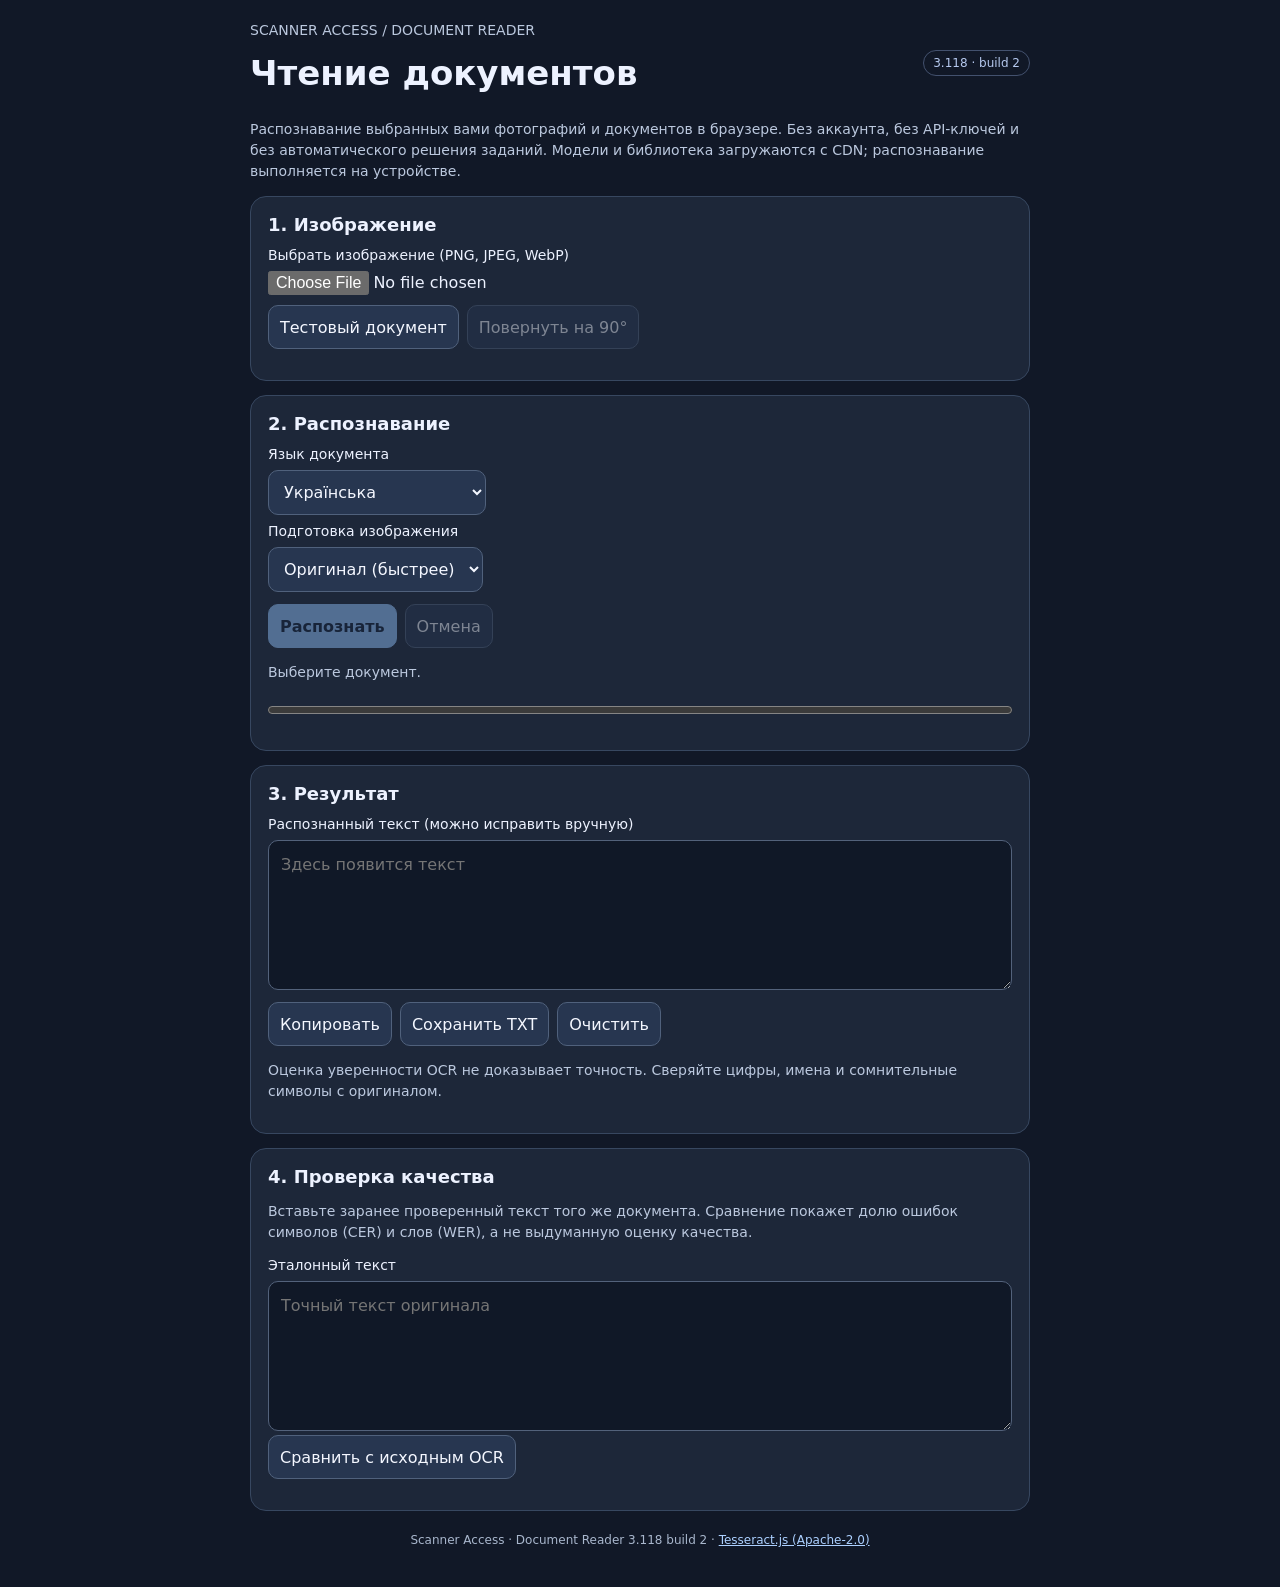
<file: scanner-cloud/document-reader-3.118.html>
<!doctype html>
<html lang="ru"><head><meta charset="utf-8"><meta name="viewport" content="width=device-width,initial-scale=1"><meta name="referrer" content="no-referrer"><meta name="robots" content="noindex"><title>Scanner Access · Document Reader 3.118</title>
<style>
:root{color-scheme:dark;font-family:system-ui,-apple-system,sans-serif;background:#111827;color:#edf2ff}*{box-sizing:border-box}body{margin:0;padding:20px 14px 40px}main{max-width:780px;margin:auto}header{display:flex;align-items:center;justify-content:space-between;gap:12px}h1{font-size:clamp(23px,5vw,34px);margin:12px 0}h2{font-size:18px;margin:0 0 12px}.tag{font-size:12px;color:#b6c9ef;border:1px solid #43516e;border-radius:30px;padding:5px 9px}.panel{background:#1d2739;border:1px solid #374760;border-radius:16px;padding:17px;margin-top:14px}p,.small{color:#bbc8de;line-height:1.5;font-size:14px}label{display:block;font-size:14px;margin:8px 0}button,select,input,textarea{font:inherit}button,select{border:1px solid #50617c;border-radius:10px;background:#273650;color:#f4f7ff;padding:11px;min-height:44px}button.primary{background:#94c5ff;color:#12223b;border-color:#94c5ff;font-weight:700}button:disabled{opacity:.45}button:focus-visible,select:focus-visible,textarea:focus-visible{outline:3px solid #9dcfff} .row{display:flex;gap:8px;flex-wrap:wrap;align-items:center}textarea{width:100%;min-height:150px;background:#101827;border:1px solid #53627b;color:#f4f7ff;border-radius:10px;padding:12px;line-height:1.5}#preview{display:block;max-width:100%;max-height:400px;object-fit:contain;margin:12px auto;border-radius:8px}[hidden]{display:none!important}progress{width:100%;accent-color:#94c5ff}#status{min-height:24px}footer{color:#a9b7cd;font-size:12px;text-align:center;margin-top:22px}a{color:#acd0ff}
</style></head><body><main><header><div><div class="small">SCANNER ACCESS / DOCUMENT READER</div><h1>Чтение документов</h1></div><span class="tag">3.118 · build 2</span></header>
<p>Распознавание выбранных вами фотографий и документов в браузере. Без аккаунта, без API-ключей и без автоматического решения заданий. Модели и библиотека загружаются с CDN; распознавание выполняется на устройстве.</p>
<section class="panel"><h2>1. Изображение</h2><label for="file">Выбрать изображение (PNG, JPEG, WebP)</label><input id="file" type="file" accept="image/png,image/jpeg,image/webp">
<div class="row" style="margin-top:10px"><button id="sample">Тестовый документ</button><button id="rotate" disabled>Повернуть на 90°</button></div><img id="preview" hidden alt="Предпросмотр выбранного документа"><p id="dimensions" class="small"></p></section>
<section class="panel"><h2>2. Распознавание</h2><label for="lang">Язык документа</label><select id="lang"><option value="ukr">Українська</option><option value="rus">Русский</option><option value="eng">English</option><option value="ukr+eng">Українська + English</option><option value="rus+eng">Русский + English</option></select>
<label for="filter">Подготовка изображения</label><select id="filter"><option value="original">Оригинал (быстрее)</option><option value="contrast">Контрастный текст</option></select><div class="row" style="margin-top:12px"><button id="run" class="primary" disabled>Распознать</button><button id="stop" disabled>Отмена</button></div><p id="status" role="status" aria-live="polite">Выберите документ.</p><progress id="progress" max="1" value="0"></progress><p id="metrics" class="small"></p></section>
<section class="panel"><h2>3. Результат</h2><label for="output">Распознанный текст (можно исправить вручную)</label><textarea id="output" placeholder="Здесь появится текст"></textarea><div class="row" style="margin-top:8px"><button id="copy">Копировать</button><button id="save">Сохранить TXT</button><button id="clear">Очистить</button></div><p class="small">Оценка уверенности OCR не доказывает точность. Сверяйте цифры, имена и сомнительные символы с оригиналом.</p></section>
<section class="panel"><h2>4. Проверка качества</h2><p>Вставьте заранее проверенный текст того же документа. Сравнение покажет долю ошибок символов (CER) и слов (WER), а не выдуманную оценку качества.</p><label for="reference">Эталонный текст</label><textarea id="reference" placeholder="Точный текст оригинала"></textarea><button id="compare">Сравнить с исходным OCR</button><p id="score" role="status"></p></section>
<footer>Scanner Access · Document Reader 3.118 build 2 · <a href="https://github.com/naptha/tesseract.js">Tesseract.js (Apache-2.0)</a></footer></main>
<script>
'use strict';
const $=id=>document.getElementById(id);
let source=null,previewURL=null,angle=0,worker=null,workerLanguage='',generation=0,busy=false,original='',scriptPromise=null,selectionVersion=0,workerEpoch=0,activeStage="",cached=null,hasOriginal=false;
const sampleText='Розклад бібліотеки\nПонеділок: 09:00–17:00\nСереда: 10:00–18:00\nП’ятниця: 09:00–16:00\nВхід вільний.';
function say(t){$('status').textContent=t}
function buttons(){ $('run').disabled=busy||!source;$('stop').disabled=!busy;$('rotate').disabled=busy||!source;$('file').disabled=busy;$('sample').disabled=busy;$('lang').disabled=busy;$('filter').disabled=busy;$('clear').disabled=busy; }
function releasePreview(){if(previewURL){URL.revokeObjectURL(previewURL);previewURL=null}}
function selectFile(file){selectionVersion++;cached=null;hasOriginal=false;releasePreview();source=file;angle=0;original='';$('output').value='';$('reference').value='';$('score').textContent='';$('metrics').textContent='';$('dimensions').textContent=Math.round(file.size/1024)+' КБ';previewURL=URL.createObjectURL(file);$('preview').src=previewURL;$('preview').hidden=false;$('preview').style.transform='none';say('Документ выбран.');buttons()}
$('file').onchange=()=>{const f=$('file').files[0];if(!f)return;if(!f.size||f.size>20*1024*1024||!/^image\/(png|jpeg|webp)$/.test(f.type)){say('Выберите PNG, JPEG или WebP размером до 20 МБ.');return}selectFile(f)};
$('sample').onclick=async()=>{if(busy)return;const selection=++selectionVersion;const c=document.createElement('canvas');c.width=1000;c.height=500;const g=c.getContext('2d');g.fillStyle='#fff';g.fillRect(0,0,c.width,c.height);g.fillStyle='#172033';g.font='36px sans-serif';sampleText.split('\n').forEach((t,i)=>g.fillText(t,50,70+i*80));c.toBlob(b=>{if(b&&!busy&&selection===selectionVersion){selectFile(b);$('reference').value=sampleText;$('lang').value='ukr'}},'image/png')};
$('rotate').onclick=()=>{angle=(angle+90)%360;cached=null;hasOriginal=false;original='';$('output').value='';$('score').textContent='';$('metrics').textContent='';$('preview').style.transform='rotate('+angle+'deg)';say('Поворот будет применён при распознавании.')};
function loadLibrary(){if(typeof window.Tesseract?.createWorker==='function')return Promise.resolve();if(!scriptPromise)scriptPromise=new Promise((resolve,reject)=>{const s=document.createElement('script');s.src='https://cdn.jsdelivr.net/npm/tesseract.js@7.0.0/dist/tesseract.min.js';const timer=setTimeout(()=>finish(Error('Не удалось загрузить OCR за 20 секунд. Проверьте интернет.')),20000);function finish(err){clearTimeout(timer);s.onload=null;s.onerror=null;if(err){s.remove();reject(err)}else resolve()}s.onload=()=>finish(typeof window.Tesseract?.createWorker==='function'?null:Error('Библиотека не загрузилась'));s.onerror=()=>finish(Error('CDN недоступен'));document.head.append(s)}).catch(e=>{scriptPromise=null;throw e});return scriptPromise}
function deadline(p,ms){let id;return Promise.race([p,new Promise((_,rej)=>{id=setTimeout(()=>rej(Error('Истекло время ожидания')),ms)})]).finally(()=>clearTimeout(id))}
function contrastPixels(data){for(let i=0;i<data.length;i+=4){const gray=Math.round(.299*data[i]+.587*data[i+1]+.114*data[i+2]);const v=Math.max(0,Math.min(255,Math.round((gray-128)*1.4+128)));data[i]=data[i+1]=data[i+2]=v}return data}
async function prepare(file,rotation,filter){const url=URL.createObjectURL(file);try{const img=await new Promise((resolve,reject)=>{const i=new Image();i.onload=()=>resolve(i);i.onerror=()=>reject(Error('Не удалось открыть изображение'));i.src=url});const w=img.naturalWidth,h=img.naturalHeight;if(!w||!h||w*h>50000000)throw Error('Размер изображения слишком большой');const k=Math.min(1,2800/Math.max(w,h)),ww=Math.round(w*k),hh=Math.round(h*k);const c=document.createElement('canvas');c.width=rotation%180?hh:ww;c.height=rotation%180?ww:hh;const cx=c.getContext('2d');cx.fillStyle='#fff';cx.fillRect(0,0,c.width,c.height);cx.translate(c.width/2,c.height/2);cx.rotate(rotation*Math.PI/180);cx.drawImage(img,-ww/2,-hh/2,ww,hh);if(filter==="contrast"){const pixels=cx.getImageData(0,0,c.width,c.height);contrastPixels(pixels.data);cx.putImageData(pixels,0,0)}try{return await new Promise((resolve,reject)=>c.toBlob(b=>b?resolve(b):reject(Error("Не удалось подготовить файл")),"image/png"))}finally{c.width=c.height=1}}finally{URL.revokeObjectURL(url)}}
function terminate(w){if(w)Promise.resolve().then(()=>w.terminate()).catch(()=>{})}function dispose(){workerEpoch++;activeStage='';const w=worker;worker=null;workerLanguage='';terminate(w)}
$('stop').onclick=()=>{generation++;dispose();busy=false;buttons();say('Остановлено.');$('progress').value=0};
$('run').onclick=async()=>{if(!source||busy)return;const id=++generation,lang=$('lang').value,filter=$('filter').value,start=performance.now(),cacheKey=[selectionVersion,angle,lang,filter].join(':');busy=true;buttons();$('progress').value=0;$('metrics').textContent='';$('score').textContent='';original='';hasOriginal=false;$('output').value='';try{
if(cached?.key===cacheKey){original=cached.text;hasOriginal=true;$('output').value=original;$('progress').value=1;$('metrics').textContent='Повторный результат из памяти · '+((performance.now()-start)/1000).toFixed(3)+' с';say('Повторный результат. Для нового OCR выберите другой режим или язык.');return}
say('Подготовка изображения…');const blob=await deadline(prepare(source,angle,filter),15000);if(id!==generation)return;const prep=performance.now()-start;
say('Загрузка OCR…');await deadline(loadLibrary(),25000);if(id!==generation)return;let warm=!!worker&&workerLanguage===lang;const setupStart=performance.now();
if(!warm){dispose();const epoch=workerEpoch;activeStage='setup';let expired=false;const pending=Tesseract.createWorker(lang.split('+'),1,{logger:m=>{if(!busy||epoch!==workerEpoch)return;if(activeStage==='setup'){say('Подготовка языковой модели…')}else if(activeStage==='recognize'&&m.status==='recognizing text'){$('progress').value=Math.max(0,Math.min(1,Number(m.progress)||0));say('Чтение текста…')}}});pending.then(w=>{if(expired||id!==generation)terminate(w)},()=>{});let w;try{w=await deadline(pending,90000)}catch(e){expired=true;throw e}if(id!==generation){terminate(w);return}worker=w;workerLanguage=lang}
const setup=performance.now()-setupStart;const ocrStart=performance.now();activeStage='recognize';say('Распознаю документ…');const res=await deadline(worker.recognize(blob),90000);if(id!==generation)return;const data=res.data;original=String(data.text||'').trim();hasOriginal=true;if(original)cached={key:cacheKey,text:original};$('output').value=original;const conf=Number(data.confidence);$('metrics').textContent='Подготовка: '+(prep/1000).toFixed(2)+' с · запуск: '+(setup/1000).toFixed(2)+' с ('+(warm?'повторный':'первый')+') · OCR: '+((performance.now()-ocrStart)/1000).toFixed(2)+' с · всего: '+((performance.now()-start)/1000).toFixed(2)+' с'+(Number.isFinite(conf)?' · уверенность модели: '+conf.toFixed(1)+'%':'');say(!original?'Текст не обнаружен.':conf<80?'Текст считан. Есть риск ошибок, проверьте оригинал.':'Текст считан. Сверьте его с оригиналом.');$('progress').value=1;
}catch(e){if(id===generation){dispose();say('Ошибка: '+String(e.message||e));$('progress').value=0}}finally{if(id===generation){activeStage='';busy=false;buttons()}}};
function dist(a,b){if(a.length*b.length>25000000)throw Error('Слишком большой текст для сравнения. Разделите его на части.');let row=Array.from({length:b.length+1},(_,i)=>i);for(let i=1;i<=a.length;i++){let prev=row[0];row[0]=i;for(let j=1;j<=b.length;j++){let old=row[j];row[j]=Math.min(row[j]+1,row[j-1]+1,prev+(a[i-1]===b[j-1]?0:1));prev=old}}return row[b.length]}
function norm(s){return s.normalize('NFC').replace(/\s+/g,' ').trim()}
$('compare').onclick=()=>{const a=norm($('reference').value),b=norm(original);if(!a||!hasOriginal){$('score').textContent='Нужны эталон и исходный результат OCR.';return}try{const chars=Array.from(a),words=a.split(' ');$('score').textContent='CER: '+(100*dist(chars,Array.from(b))/chars.length).toFixed(2)+'% · WER: '+(100*dist(words,(b?b.split(' '):[]))/words.length).toFixed(2)+'% (после нормализации пробелов)'}catch(e){$('score').textContent=e.message}};
$('copy').onclick=async()=>{if(!$('output').value)return;try{await navigator.clipboard.writeText($('output').value);say('Текст скопирован.')}catch(_){$('output').focus();$('output').select();say('Текст выделен. Используйте меню копирования.')}};
$('save').onclick=()=>{if(!$('output').value)return;const u=URL.createObjectURL(new Blob([$('output').value],{type:'text/plain;charset=utf-8'}));const a=document.createElement('a');a.href=u;a.download='document.txt';a.click();setTimeout(()=>URL.revokeObjectURL(u),1000)};
$('clear').onclick=()=>{if(busy)return;selectionVersion++;source=null;angle=0;original='';cached=null;hasOriginal=false;releasePreview();$('preview').removeAttribute('src');$('preview').hidden=true;$('file').value='';$('output').value='';$('reference').value='';$('score').textContent='';$('metrics').textContent='';$('dimensions').textContent='';$('progress').value=0;dispose();buttons();say('Документ очищен.')};window.addEventListener('pagehide',e=>{generation++;dispose();cached=null;busy=false;buttons();if(!e.persisted)releasePreview();else{say(source?'Документ выбран.':'Выберите документ.');$('progress').value=0}});buttons();
</script></body></html>
</file>
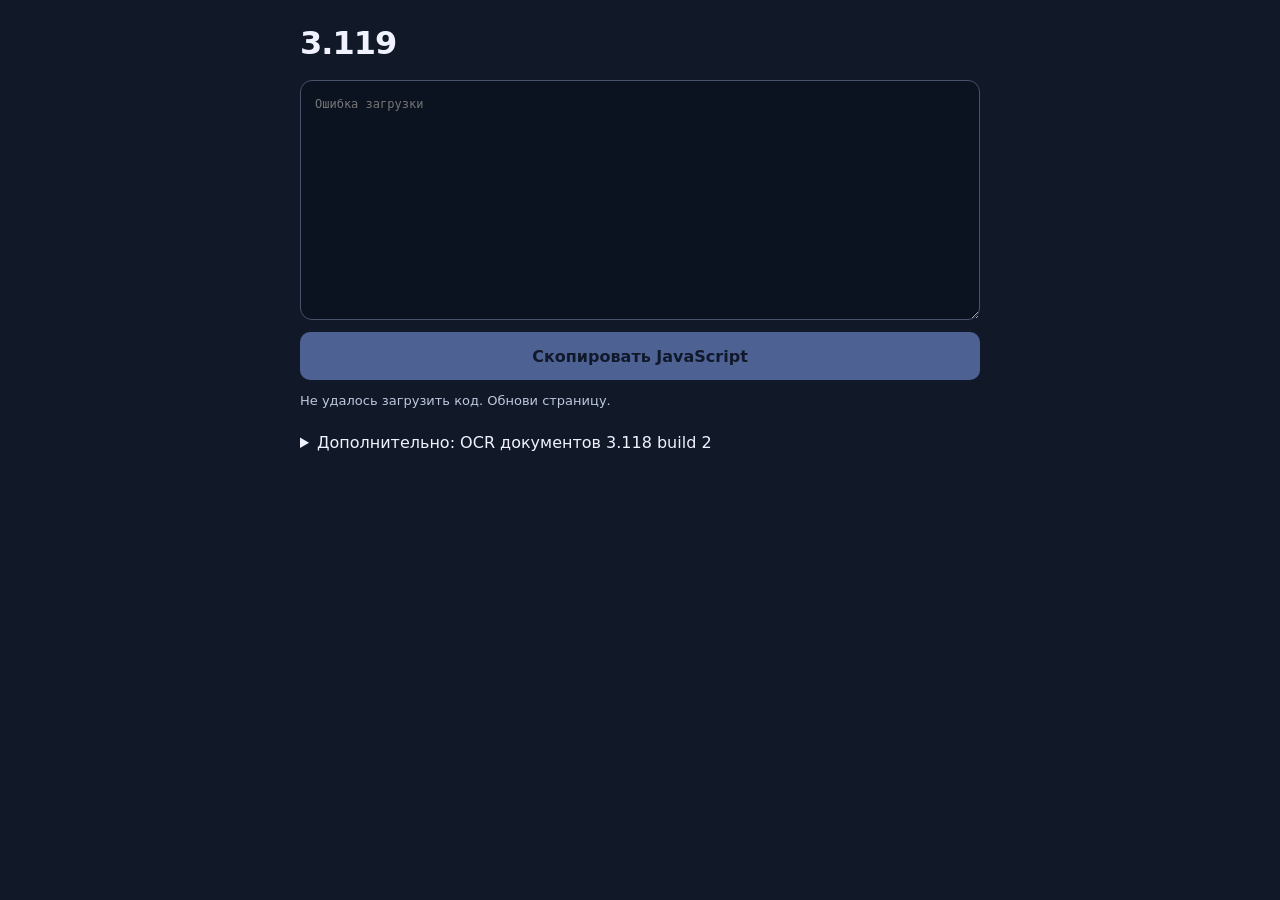
<file: scanner-cloud/update.html>
<!doctype html>
<html lang="ru"><head><meta charset="utf-8"><meta name="viewport" content="width=device-width,initial-scale=1,viewport-fit=cover"><meta name="referrer" content="no-referrer"><title>Scanner Access 3.119</title>
<style>
:root{color-scheme:dark;font-family:system-ui,-apple-system,sans-serif}*{box-sizing:border-box}body{margin:0;background:#111827;color:#f0f3ff;padding:24px 16px}main{max-width:680px;margin:0 auto}h1{font-size:32px;letter-spacing:-1px;margin:0 0 18px}textarea{display:block;width:100%;height:240px;resize:vertical;padding:14px;border-radius:12px;border:1px solid #46536b;background:#0b1220;color:#d9e3fa;font:12px/1.6 ui-monospace,monospace}button{width:100%;margin-top:12px;padding:14px;border:0;border-radius:10px;background:#8aabff;color:#101a30;font:600 16px system-ui;min-height:48px}button:disabled{opacity:.5}#status{font-size:13px;color:#bdc8df;min-height:18px}
</style></head><body><main><h1>3.119</h1><textarea id="code" readonly spellcheck="false" autocapitalize="off" autocorrect="off" aria-label="JavaScript 3.119" placeholder="Загрузка кода…"></textarea><button id="copy" disabled>Скопировать JavaScript</button><p id="status" role="status" aria-live="polite"></p><details style="margin-top:22px"><summary>Дополнительно: OCR документов 3.118 build 2</summary><p style="font-size:13px;color:#bdc8df">Отдельная закладка для выбранных вручную фотографий. Не заменяет основной JavaScript 3.119. Некоторые сайты запрещают встраивание.</p><textarea id="ocrCode" readonly spellcheck="false" aria-label="JavaScript OCR"></textarea><button id="ocrCopy">Скопировать JavaScript OCR</button><p><a style="color:#aecdff" href="document-reader-3.118.html">Открыть OCR отдельно</a></p></details></main>
<script>
'use strict';
const field=document.getElementById('code'),copy=document.getElementById('copy'),status=document.getElementById('status');
const src='https://scanner-access-a43f105622.study-overlay-muyylx.workers.dev/public-bookmarklet';
async function load(){const ctrl=new AbortController(),timer=setTimeout(()=>ctrl.abort(),12000);try{const r=await fetch(src,{cache:'no-store',mode:'cors',signal:ctrl.signal});if(!r.ok)throw Error('HTTP '+r.status);const value=(await r.text()).trim();if(!value.startsWith('javascript:')||value.length<1500||!value.includes('scanner-access-participant')||!value.includes('3.119')||value.includes('__SCANNER_OWNER_TOKEN__'))throw Error('Не получен JavaScript 3.119');field.value=value;copy.disabled=false;}catch(e){status.textContent='Не удалось загрузить код. Обнови страницу.';field.placeholder='Ошибка загрузки';}finally{clearTimeout(timer)}}
copy.onclick=async()=>{if(!field.value)return;try{await navigator.clipboard.writeText(field.value);copy.textContent='Скопировано';}catch(_){field.focus();field.select();try{field.setSelectionRange(0,field.value.length)}catch(_){}let ok=false;try{ok=document.execCommand('copy')}catch(_){}copy.textContent=ok?'Скопировано':'Код выделен — скопируй через меню Safari';}};load();
const ocrCode=document.getElementById('ocrCode'),ocrCopy=document.getElementById('ocrCopy');ocrCode.value="javascript:(()%3D%3E%7Bconst%20id%3D'scanner-document-reader-3118'%3Bconst%20old%3Ddocument.getElementById(id)%3Bif(old)%7Bold.remove()%3Breturn%7Dconst%20host%3Ddocument.createElement('div')%3Bhost.id%3Did%3Bhost.style.cssText%3D'position%3Afixed%3Btop%3A12px%3Bright%3A8px%3Bwidth%3Amin(400px%2Ccalc(100vw%20-%2016px))%3Bheight%3Amin(690px%2Ccalc(100dvh%20-%2024px))%3Bz-index%3A2147483647'%3Bconst%20root%3Dhost.attachShadow(%7Bmode%3A'closed'%7D)%3Bconst%20wrap%3Ddocument.createElement('div')%3Bwrap.style.cssText%3D'height%3A100%25%3Bdisplay%3Aflex%3Bflex-direction%3Acolumn%3Bbackground%3A%23111827%3Bborder%3A1px%20solid%20%23475569%3Bborder-radius%3A14px%3Boverflow%3Ahidden%3Bbox-shadow%3A0%208px%2030px%20%230008'%3Bconst%20bar%3Ddocument.createElement('div')%3Bbar.style.cssText%3D'display%3Aflex%3Balign-items%3Acenter%3Bjustify-content%3Aspace-between%3Bpadding%3A8px%2012px%3Bcolor%3Awhite%3Bfont%3A14px%20system-ui'%3Bconst%20label%3Ddocument.createElement('span')%3Blabel.textContent%3D'Document%20Reader%20%C2%B7%203.118%20build%202'%3Bconst%20close%3Ddocument.createElement('button')%3Bclose.textContent%3D'%C3%97'%3Bclose.setAttribute('aria-label'%2C'%D0%97%D0%B0%D0%BA%D1%80%D1%8B%D1%82%D1%8C')%3Bclose.style.cssText%3D'background%3A%23273650%3Bcolor%3Awhite%3Bborder%3A0%3Bborder-radius%3A8px%3Bfont%3A24px%20system-ui%3Bwidth%3A44px%3Bheight%3A44px'%3Bclose.onclick%3D()%3D%3Ehost.remove()%3Bbar.append(label%2Cclose)%3Bconst%20frame%3Ddocument.createElement('iframe')%3Bframe.title%3D'Document%20Reader'%3Bframe.src%3D'https%3A%2F%2Fmuyylx.github.io%2Fstudy-overlay%2Fscanner-cloud%2Fdocument-reader-3.118.html'%3Bframe.referrerPolicy%3D'no-referrer'%3Bframe.setAttribute('sandbox'%2C'allow-scripts%20allow-same-origin%20allow-downloads')%3Bframe.setAttribute('allow'%2C'clipboard-write')%3Bframe.style.cssText%3D'width%3A100%25%3Bflex%3A1%3Bmin-height%3A0%3Bborder%3A0%3Bbackground%3A%23111827'%3Bwrap.append(bar%2Cframe)%3Broot.append(wrap)%3Bdocument.documentElement.append(host)%7D)()";ocrCopy.onclick=async()=>{try{await navigator.clipboard.writeText(ocrCode.value);ocrCopy.textContent='Скопировано'}catch(_){ocrCode.focus();ocrCode.select();try{ocrCode.setSelectionRange(0,ocrCode.value.length)}catch(_){}ocrCopy.textContent='Код выделен — скопируй через меню Safari'}};
</script></body></html>
</file>
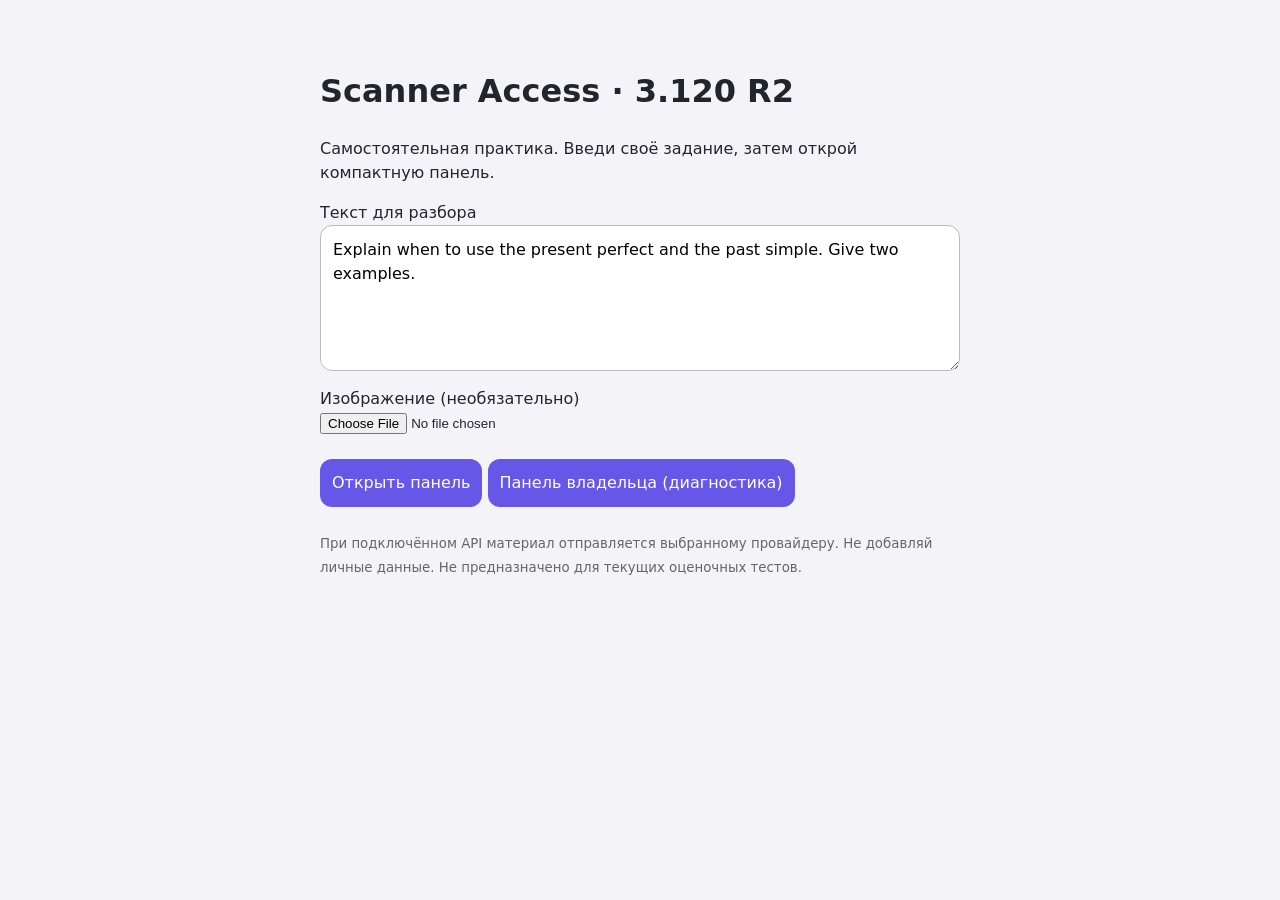
<file: scanner-cloud/beta-3.120-r2/practice.html>
<!doctype html><html lang="ru"><meta charset="utf-8"><meta name="viewport" content="width=device-width,initial-scale=1"><meta name="scanner-local-practice" content="3120-r2"><title>Scanner Access 3.120 R2</title><style>body{background:#f4f4f8;color:#24242c;font:16px/1.5 system-ui;max-width:640px;padding:16px;margin:30px auto}button,textarea{font:inherit}textarea{display:block;width:100%;box-sizing:border-box;padding:12px;border:1px solid #bbb;border-radius:12px}button{background:#6657e9;color:white;border:0;padding:12px;border-radius:12px;margin:8px 0}small{color:#666}</style><h1>Scanner Access · 3.120 R2</h1><p>Самостоятельная практика. Введи своё задание, затем открой компактную панель.</p><label for="material">Текст для разбора</label><textarea id="material" rows="5">Explain when to use the present perfect and the past simple. Give two examples.</textarea><p><label for="photo">Изображение (необязательно)</label><br><input id="photo" type="file" accept="image/png,image/jpeg,image/webp"></p><button id="launch">Открыть панель</button> <button id="owner">Панель владельца (диагностика)</button><p><small>При подключённом API материал отправляется выбранному провайдеру. Не добавляй личные данные. Не предназначено для текущих оценочных тестов.</small></p><script src="/panel.js"></script><script>document.querySelector('#launch').onclick=()=>window.scannerPractice(false);document.querySelector('#owner').onclick=()=>window.scannerPractice(true);</script></html>
</file>
<file: styles.css>
:root{color-scheme:dark;font-family:system-ui,-apple-system,BlinkMacSystemFont,'Segoe UI',sans-serif;background:#0e1422;color:#f1f5ff;font-size:14px}*{box-sizing:border-box}body{margin:0;background:radial-gradient(circle at 15% -15%,#2d406b 0%,transparent 36%),#0e1422;min-height:100vh}button,input,textarea,select{font:inherit}button{cursor:pointer}button:disabled{opacity:.55;cursor:not-allowed}a{color:#a9bdff}h1,h2,h3,p{margin:0}h1{font-size:20px;letter-spacing:-.4px}h2{font-size:18px}h3{font-size:15px}p{line-height:1.55}.muted{color:#a5b1c9}.tiny{font-size:12px}.hidden{display:none!important}.wrap{max-width:670px;margin:auto;padding:0 16px 25px}.top{display:flex;justify-content:space-between;align-items:center;gap:10px;border-bottom:1px solid #29374b;padding:15px 0}.logo{color:#edf4ff;text-decoration:none;display:flex;align-items:center;gap:9px}.logo b{font-size:15px;display:block;letter-spacing:-.35px}.logo small{color:#8fa3c0;font-size:11px;display:block}.brandicon{width:37px;height:37px;background:linear-gradient(145deg,#a5bbff,#7b93f1);color:#151b32;border-radius:12px;display:grid;place-items:center;font-size:23px}.topright{display:flex;gap:9px;align-items:center}.online{font-size:11px;color:#9bd5b1}.link,.textbutton{background:transparent;border:0;color:#b0c2fa;padding:6px;font-size:12px}.textbutton{text-decoration:underline}.card{background:#182337;border:1px solid #344660;border-radius:18px;padding:19px;margin:15px 0;box-shadow:0 5px 25px #0002}.compact{padding:17px}.card h2,.card h3{margin-bottom:9px}.card p{margin:8px 0 12px}.center{padding:60px 0;text-align:center;color:#adbed8}.auth{max-width:440px;margin:25px auto 40px}.authcard{padding:25px}.eyebrow{display:block;text-transform:uppercase;letter-spacing:1.1px;color:#a6b9de;font-weight:750;font-size:10px;margin-bottom:6px}.authcard h1{font-size:25px}.auth .help{font-size:13px;margin-top:14px}.outside{display:flex;gap:14px;flex-wrap:wrap;justify-content:center;font-size:12px}.stack{display:flex;flex-direction:column;gap:12px}.stack label,.fields label{display:grid;gap:6px;font-size:12px;color:#bdc9db;font-weight:620}.stack h3{margin-top:8px}input:not([type=checkbox],[type=file]),textarea,select{color:#eef4ff;border:1px solid #405171;background:#111b2d;border-radius:11px;padding:11px 12px;width:100%;min-width:0;outline:none}textarea{min-height:85px;resize:vertical}input:focus,textarea:focus,select:focus{border-color:#a3b5ff;box-shadow:0 0 0 3px #93a7ff22}.button,button.primary,button.secondary,button.outline{display:inline-flex;align-items:center;justify-content:center;border-radius:11px;text-align:center;border:1px solid transparent;padding:11px 14px;text-decoration:none;font-weight:750;min-height:41px}button.primary,.button.primary{background:linear-gradient(115deg,#b9c8ff,#8a9ff0);color:#0e1a32}.secondary{background:#223d34;color:#bef5d9!important}.outline,.button.outline{border-color:#526785!important;background:#24334b;color:#eff4ff!important}.tinybutton{padding:5px 10px!important;min-height:30px!important;font-size:11px}.error{color:#ffb5be;background:#502a35;padding:10px;border-radius:10px}.profile{display:grid;grid-template-columns:1fr 180px;gap:10px;align-items:center}.identity{display:flex;align-items:center;gap:12px;min-width:0}.avatar{width:43px;height:43px;flex-shrink:0;background:#adbeff;color:#17233a;border-radius:13px;display:grid;place-items:center;font-weight:850;font-size:19px}.identity h1{overflow-wrap:anywhere}.identity p{font-size:12px}.quota{border-left:1px solid #34485f;padding-left:18px}.quota span,.quota small{display:block;color:#b5c2d7;font-size:11px}.quota strong{font-size:33px;display:block;line-height:1.1;margin:3px 0}.nav{display:flex;align-items:center;gap:5px;overflow-x:auto;scrollbar-width:none;padding:4px 0 7px;margin-top:12px}.nav button{flex-shrink:0;white-space:nowrap;background:#1b293d;color:#aebbd2;border:1px solid #354662;border-radius:10px;padding:10px 12px;font-weight:700;font-size:12px}.nav button.active{background:#acbdff;color:#12213c;border-color:#acbdff}.unread{display:inline-grid;place-items:center;background:#e99376;color:#19243e;min-width:16px;height:16px;border-radius:20px;font-size:10px;margin-left:4px;font-style:normal}.warning{margin:15px 0;background:#332b1c;border:1.5px solid #c9963e;color:#ffe6b3;border-radius:17px;padding:16px}.warning strong{font-size:15px}.warning p{margin-top:8px}.tiles{display:grid;grid-template-columns:1fr 1fr;gap:10px;margin:15px 0}.tile{display:flex;text-align:left;align-items:center;gap:10px;padding:15px 13px;background:#1b293c;border:1px solid #34465e;border-radius:14px;color:#f0f4ff;font-size:23px}.tile span{font-weight:750;font-size:12px}.tile small{display:block;color:#9aafce;font-weight:400;font-size:10px;margin-top:3px}.head{display:flex;align-items:center;justify-content:space-between;gap:7px}.tag{font-size:10px;white-space:nowrap;color:#b8d8f9;border:1px solid #4e6683;border-radius:50px;padding:5px 8px}.huge{font-size:36px;font-weight:850;margin-top:12px}.fields{display:grid;grid-template-columns:1fr 1fr;gap:12px}.fields>button{grid-column:1/-1}.list{display:grid;gap:9px;margin-top:12px}.item{background:#202e44;border:1px solid #364963;border-radius:12px;padding:12px;font-size:12px;overflow-wrap:anywhere}.itemhead{display:flex;align-items:center;justify-content:space-between;gap:8px}.item h4{font-size:14px;margin:0 0 6px}.item small{color:#99aeca;display:block;margin:4px 0}.item p{margin:7px 0}.row{display:flex;gap:7px;flex-wrap:wrap;align-items:center}.row>button{min-height:30px;padding:6px 9px;font-size:11px}.item input[type=number]{max-width:84px;padding:6px}.badgetext{font-size:11px;color:#bfe1ff}.file{display:block!important;background:#24344d;padding:12px;border:1px dashed #657d9e;border-radius:10px;cursor:pointer}.file input{display:block;width:100%;font-size:11px;margin-top:7px}.file.required{border-color:#c9963e;background:#372d1e}.chat{min-height:180px;max-height:360px;overflow:auto;background:#111b2b;border:1px solid #33465c;border-radius:12px;padding:13px;margin:12px 0}.bubble{max-width:88%;width:fit-content;margin-bottom:9px;background:#22334c;border-radius:13px;padding:10px 12px;font-size:12px;overflow-wrap:anywhere}.bubble.mine{margin-left:auto;background:#364b80}.bubble small{font-size:10px;color:#abc0e0;display:block}.bubble img,.item img{max-width:100%;max-height:170px;display:block;margin-top:7px;border-radius:9px}.newcode{background:#244835;padding:15px;border-radius:12px;margin:10px 0}.newcode b{font-size:17px;letter-spacing:1px;display:block;margin-bottom:8px;overflow-wrap:anywhere}.announce{border:1px solid #4d7496;background:#26394d;border-radius:12px;padding:11px;margin-top:12px}.toast{position:fixed;z-index:9999;bottom:22px;left:50%;transform:translateX(-50%);background:#293e58;border:1px solid #6c8ca7;border-radius:12px;padding:13px 18px;color:#fff;min-width:230px;text-align:center;max-width:90vw;box-shadow:0 12px 36px #0007}.check{display:flex!important;align-items:center;gap:10px}.check input{width:20px;height:20px}footer{text-align:center;font-size:11px;color:#8da0bc;margin:25px 0;display:flex;gap:8px;justify-content:center}@media(max-width:450px){.wrap{padding:0 13px}.profile{grid-template-columns:1fr 135px}.quota{padding-left:12px}.quota strong{font-size:28px}.card{padding:14px}.tiles{gap:8px}.tile{padding:12px 9px}.logo b{font-size:13px}.topright{font-size:10px}.fields{grid-template-columns:1fr 1fr}}

/* Scanner 3.2 · midnight graphite */
:root{font-family:Inter,-apple-system,BlinkMacSystemFont,"Segoe UI",sans-serif;background:#0a101b;color:#eef3ff}
body{background:radial-gradient(ellipse at 74% 0%,#172644 0,transparent 44rem),#0a101b}
.wrap{max-width:900px;padding:0 max(16px,env(safe-area-inset-left)) max(20px,env(safe-area-inset-bottom))}
.top{padding:18px 0;border-color:#2a354a}.logo b{font-size:21px;letter-spacing:-1px}.brandicon{background:#a4b9ff;color:#17254d;border-radius:10px}
.card,.tile{background:#131e30;border-color:#2a3952;box-shadow:none}.card{border-radius:18px}.auth{margin:clamp(24px,7vh,72px) auto;max-width:490px}
.authcard{margin:0;padding:clamp(22px,5vw,38px);border-top:3px solid #9bb3ff}.authcard h1{font-size:clamp(30px,6vw,44px);letter-spacing:-.05em;margin:10px 0}.eyebrow{font:600 11px/1.5 ui-monospace,monospace;letter-spacing:.08em;color:#b3c6ff}
.profile{background:linear-gradient(115deg,#1b2d50,#141f32);padding:20px}.quota strong{color:#c3d2ff;font-variant-numeric:tabular-nums}
.nav{flex-wrap:wrap;overflow:visible}.nav button{background:transparent;border:0;border-bottom:2px solid transparent;border-radius:0}
.nav button.active{color:#c4d3ff;background:#1a2740;border-bottom-color:#a1b8ff}
button,.button,.tinybutton,.row>button{min-height:44px!important}.tile{min-height:67px}.tile span{font-size:14px}.tile small{font-size:12px}
input,select,textarea{min-width:0;max-width:100%;font-size:16px!important}.fields{grid-template-columns:repeat(2,minmax(0,1fr))}label,.item,.list,.page,.identity,.tile,.card{min-width:0}.card,.bubble{overflow-wrap:anywhere}.activity summary{cursor:pointer;font-weight:650;min-height:28px}.activity summary span{color:#b6c9ff}
.warning,.file.required{border:1px solid #425779;background:#192b45;color:#d8e6ff}.primary{transition:filter .15s}.primary:active{filter:brightness(.90)}:focus-visible{outline:2px solid #a3baff;outline-offset:2px}
@media(min-width:740px){#page-home:not(.hidden){display:grid;grid-template-columns:1.2fr 1fr;gap:12px;align-items:start}#page-home>*{margin:0}.activity{grid-column:1/-1}}
@media(max-width:390px){.profile{grid-template-columns:minmax(0,1fr) minmax(0,44%);padding:12px}.identity{gap:7px}.avatar{width:32px;height:32px}.tiles{grid-template-columns:1fr}.fields{grid-template-columns:1fr}.nav{gap:0}.nav button{padding:8px}.topright{gap:1px}}
@media(prefers-reduced-motion:reduce){*{transition:none!important;animation:none!important}}

/* Compact account dashboard */
body{background:#0d111a}
.wrap{max-width:830px;padding-inline:max(14px,env(safe-area-inset-left)) max(14px,env(safe-area-inset-right))}
.top{padding-block:10px}.brandicon{background:#c7ceff;color:#272d55}
.card{background:#161d29;border-color:#303a4b;border-radius:14px;margin-block:10px;padding:16px}
.profile{grid-template-columns:minmax(0,1fr) minmax(0,.85fr);background:#161d29}
.identity h1{font-size:clamp(18px,4vw,25px);line-height:1.15;margin:3px 0}
.identity p{margin:0}.quota strong{font-size:27px;margin:0}.quota small{line-height:1.35}
.nav{gap:3px;margin:0;padding:0 0 4px}.nav button{border:0;border-radius:8px;padding:6px 9px;font-size:13px}
.nav button.active{background:#283451;color:#e5eaff}
#adminTab{color:#d3ccff;background:#29263d}
#page-home:not(.hidden){display:grid;grid-template-columns:1fr;gap:9px}
#page-home>.card{margin:0}
.launch{position:relative;isolation:isolate;overflow:hidden;background:linear-gradient(110deg,#252e50,#27325d 65%,#36436e);border-color:#404c73}
.launch h2{font-size:24px;letter-spacing:-.04em;margin:0}.launch p{color:#ced6ef;max-width:34ch;margin:7px 44px 14px 0;line-height:1.45}
.launch .button{gap:16px;background:#d1d8ff;color:#1c2544}
.scanmark{position:absolute;z-index:-1;right:-13px;top:14px;width:74px;height:74px;border:1px solid #8596d8;border-radius:18px;transform:rotate(-14deg);opacity:.48}
.scanmark:before,.scanmark:after{content:"";position:absolute;inset:9px;border:1px solid #aab7ef;border-radius:12px}
.scanmark:after{inset:50% -5px auto;height:1px;background:#cbd4ff}
.quick.card{padding:0 15px}.quick button{display:flex;justify-content:space-between;align-items:center;width:100%;text-align:left;border:0;border-bottom:1px solid #303a4b;border-radius:0;background:transparent;color:#e8ecf5;padding:8px 0;font:inherit;font-weight:550}
.quick button:last-child{border:0}.quick button span{color:#a6b7dc;font-size:20px}.quick button:hover{color:#becaff}
.activity.card{padding:0 15px}.activity summary{padding:13px 0;min-height:44px}.activity[open]{padding-bottom:12px}
.auth{max-width:430px;margin:clamp(18px,5vh,44px) auto}.authcard{padding:clamp(18px,4vw,28px);border-top:2px solid #acbaff}
.authcard h1{font-size:clamp(26px,6vw,34px);margin:6px 0}.outside a{display:inline-flex;align-items:center;min-height:44px}
@media(min-width:700px){#page-home:not(.hidden){grid-template-columns:1.1fr 1fr}.launch{display:flex;flex-direction:column;align-items:flex-start;justify-content:center}.activity{grid-column:1/-1}}
@media(max-width:440px){.nav button{padding-inline:7px}.card{padding:13px}.profile{gap:8px}.identity{gap:8px}.quota{padding-left:10px}.avatar{width:32px;height:32px}}
</file>
<file: panel.css>
:root{color-scheme:dark;font-family:-apple-system,BlinkMacSystemFont,system-ui,sans-serif}*{box-sizing:border-box}body{margin:0;background:#101827;color:#eef3ff;font-size:14px}.panel{padding:13px;min-height:100%;background:linear-gradient(170deg,#101827,#192137)}[hidden]{display:none!important}.state{text-align:center;padding:18px 5px}.state h2{font-size:18px;margin:8px 0}.state p{font-size:13px;line-height:1.5;color:#b1c0df}.status-icon{font-size:29px;color:#a8baff}.btn{border:0;border-radius:13px;padding:12px;font-size:14px;font-weight:750;cursor:pointer;color:#101e39}.primary{background:#9cb3ff;width:100%}.secondary{background:#273b62;color:#e8efff}.hint-link{display:block;margin-top:13px;color:#b0c1ff}.muted{font-size:12px;color:#8f9fbf}.profile{display:flex;align-items:center;gap:7px;font-size:12px;color:#d1dcf6;margin-bottom:12px}.dot{height:8px;width:8px;background:#51d6a1;border-radius:50%}.quota{margin-left:auto;color:#a4b6d4;white-space:nowrap}.icon-button{background:none;border:0;color:#aec1e6;cursor:pointer;font-size:16px;padding:3px}.scan{width:100%;border:1px solid #cbd8ff;border-radius:24px;background:linear-gradient(130deg,#c8d5ff,#96affd);color:#162448;cursor:pointer;padding:15px 8px;display:flex;justify-content:center;align-items:center;gap:8px;font-size:17px;font-weight:790;box-shadow:0 8px 22px #0004}.scan:disabled{opacity:.65}.scan-symbol{font-size:24px;line-height:1}.answer-head{display:flex;align-items:center;gap:8px;margin:12px 2px 7px;font-size:16px}.answer-head strong{font-size:16px}.smile{font-size:20px;margin-left:auto;color:#aec4ff}.clip{cursor:pointer;display:grid;place-items:center;border:1px solid #56688c;background:#253452;border-radius:50%;width:35px;height:35px;font-size:19px}.answer{border:1px solid #42536f;border-radius:16px;background:#0c1525;min-height:100px;max-height:180px;overflow-y:auto;padding:11px 12px;white-space:pre-wrap;word-break:break-word;line-height:1.5;font-size:14px}.foot{display:flex;align-items:center;margin-top:9px;gap:8px}.foot .btn{flex-shrink:0}.foot #hint{font-size:11px;color:#91a4c6}.preview{display:flex;align-items:center;justify-content:space-between;gap:10px;margin-top:9px;border:1px solid #445373;border-radius:10px;padding:7px;font-size:12px}.tiny{background:#27344f;color:white;border:0;border-radius:7px;padding:6px}.toast{position:fixed;left:7px;right:7px;bottom:8px;padding:10px;border-radius:10px;background:#34496c;font-size:13px;box-shadow:0 2px 15px #0006}

.media-tip{background:#382d1c;border:1px solid #bf924c;border-radius:9px;color:#ffe6b5;padding:8px 10px;margin:9px 0;font:650 11px/1.35 system-ui,-apple-system,sans-serif;}
.clip,.icon-button,.tiny{min-width:44px;min-height:44px}.preview{overflow-wrap:anywhere}.preview span{min-width:0}.panel{padding-bottom:max(12px,env(safe-area-inset-bottom))}.media-tip{background:#17263e;border-color:#3b5275;color:#afc4e2}

.answer-head .clip{margin-left:auto}
.lesson{margin:6px 0;color:#cfdbf4}.lesson summary{cursor:pointer;min-height:44px;padding:12px 0;font-weight:600;font-size:13px}
.lesson-fields{display:grid;grid-template-columns:minmax(0,1fr) minmax(0,2fr);gap:9px}
.lesson-fields label{font-size:12px;display:grid;align-content:start;gap:4px}
.lesson-fields label:nth-child(n+3),.lesson-fields small{grid-column:1/-1}
.lesson-fields input,.lesson-fields textarea{width:100%;box-sizing:border-box;background:#0d1726;color:#eef3ff;border:1px solid #526582;border-radius:8px;padding:9px;font:16px system-ui}
.lesson-fields small{color:#aabbd6}

.scan-row{display:flex;align-items:center;gap:8px}.scan-row .scan{flex:1;min-width:0;width:auto}.scan-row .clip{flex:none}.preview img{width:36px;height:44px;object-fit:contain;border-radius:4px}.preview span{flex:1;overflow:hidden;text-overflow:ellipsis;white-space:nowrap}.preview .tiny{flex:none}.lesson-fields select{font:inherit;padding:6px}

#resultTools:not([hidden]){display:flex;gap:6px;flex-wrap:wrap;margin:6px 0}
#recentList{display:grid;gap:5px;margin-bottom:6px}
#recentList button{text-align:left;overflow-wrap:anywhere;white-space:normal}
#backHome:not([hidden]){display:inline-block;padding:8px 0}
#manualBox textarea{min-height:6em}

.result-method:not(:empty){display:block;margin:0 2px 6px;color:#bcccf1;overflow-wrap:anywhere}

#cardPicker:not([hidden]){display:grid;gap:7px}#cardSelect{width:100%;min-width:0;font:16px system-ui;background:#112039;color:#eff4ff;border:1px solid #526582;border-radius:8px;padding:8px}
</file>
